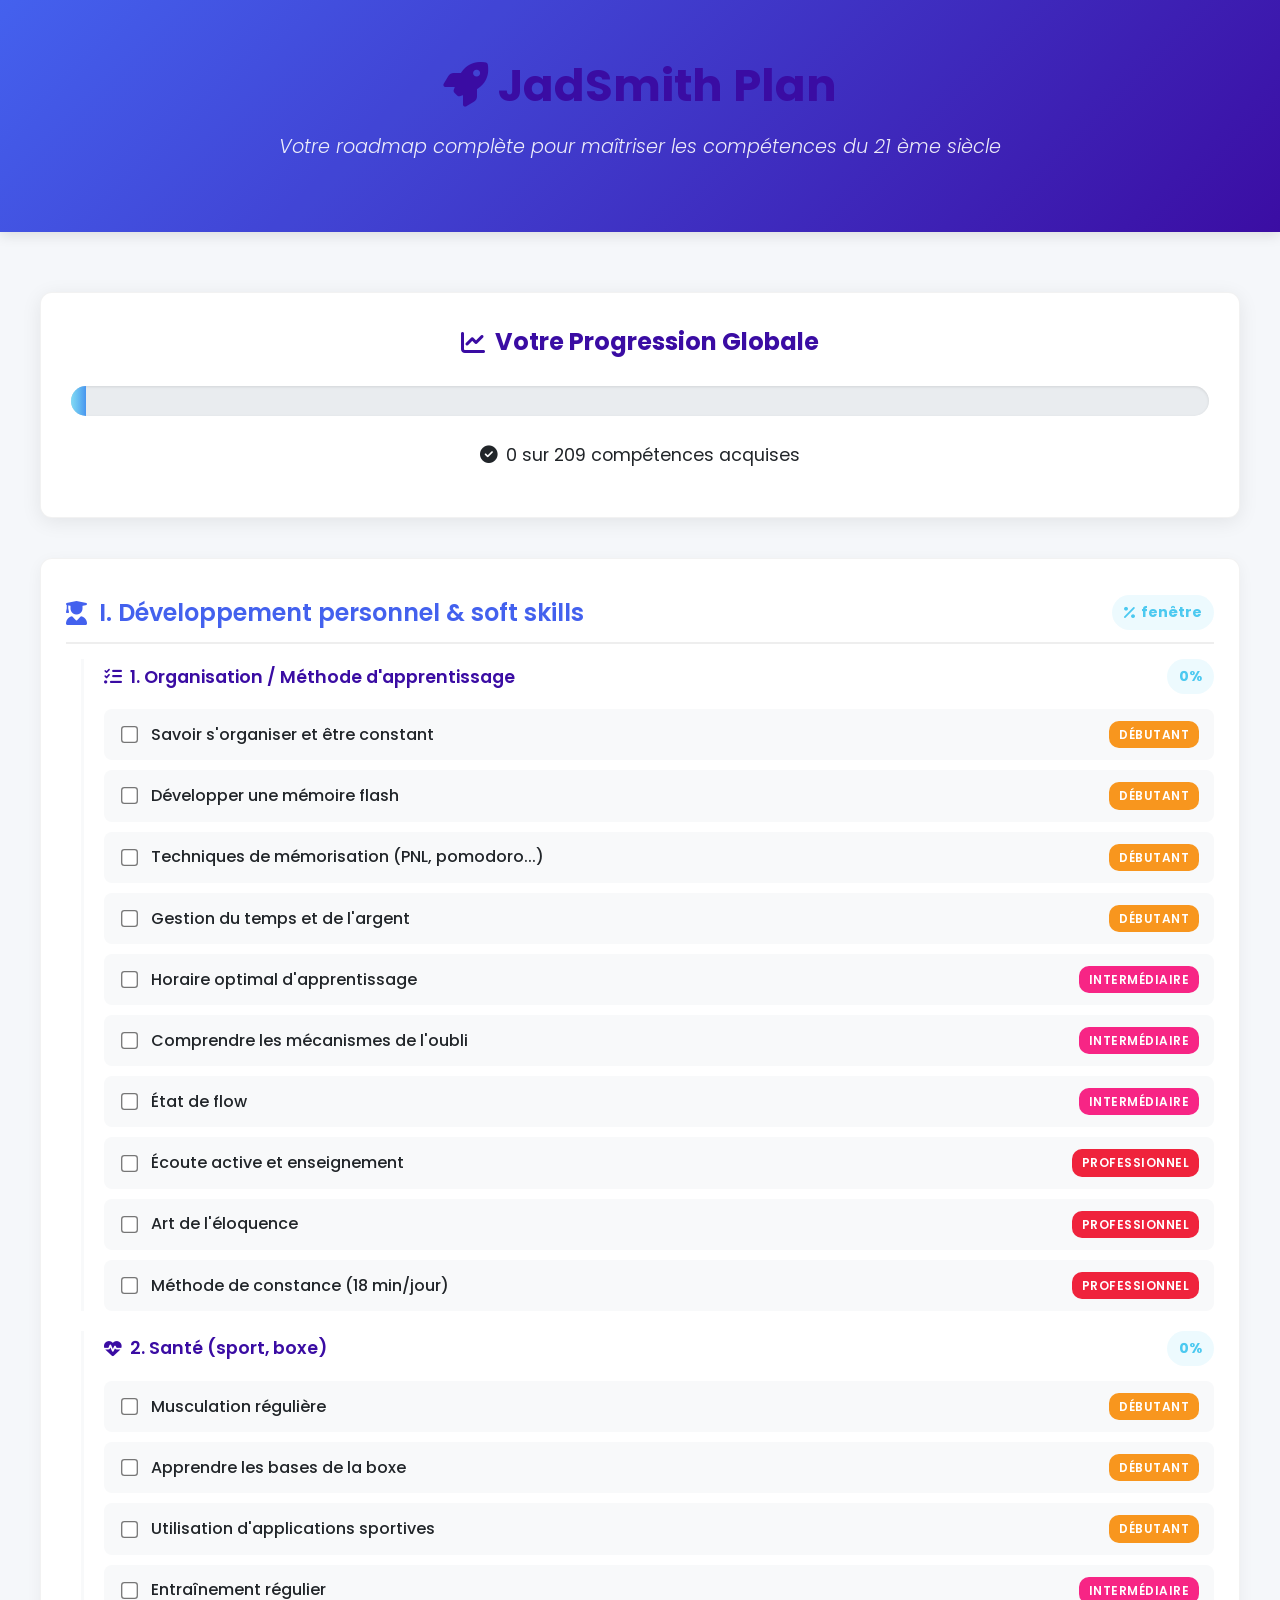
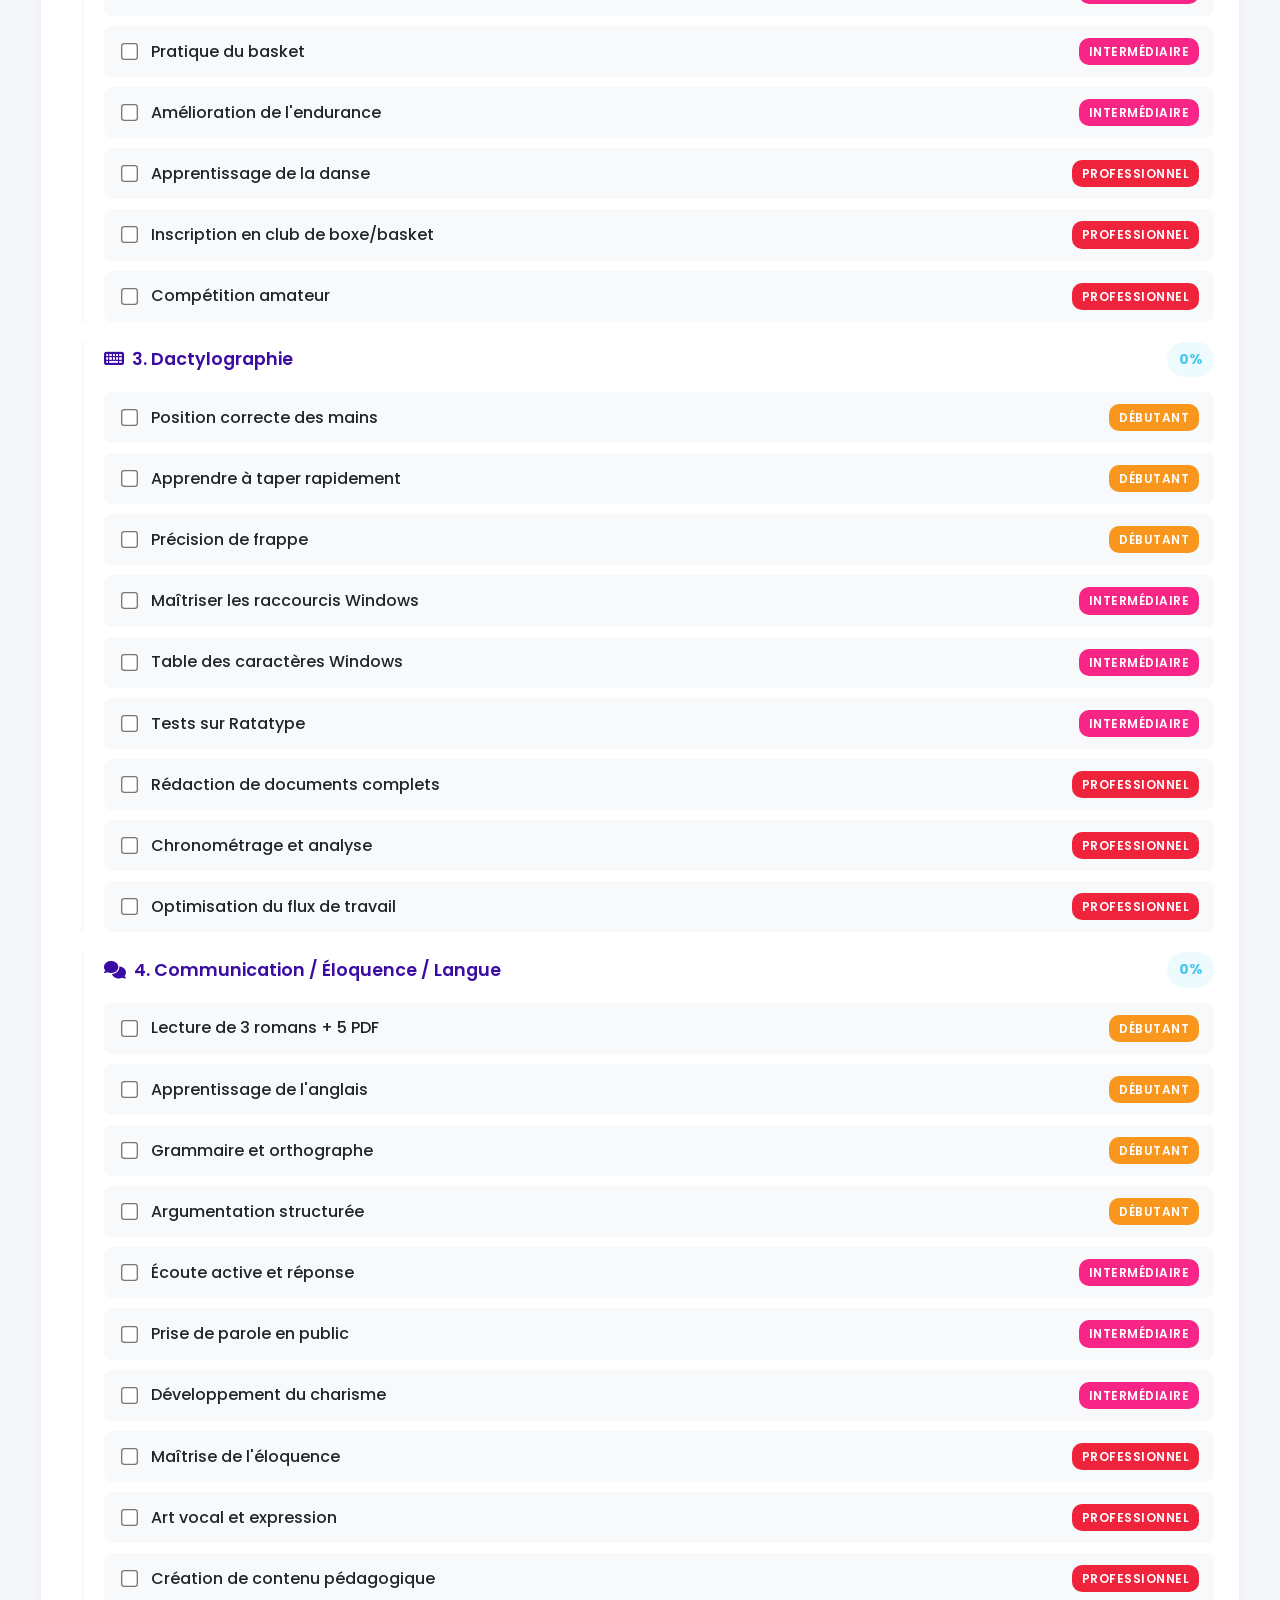
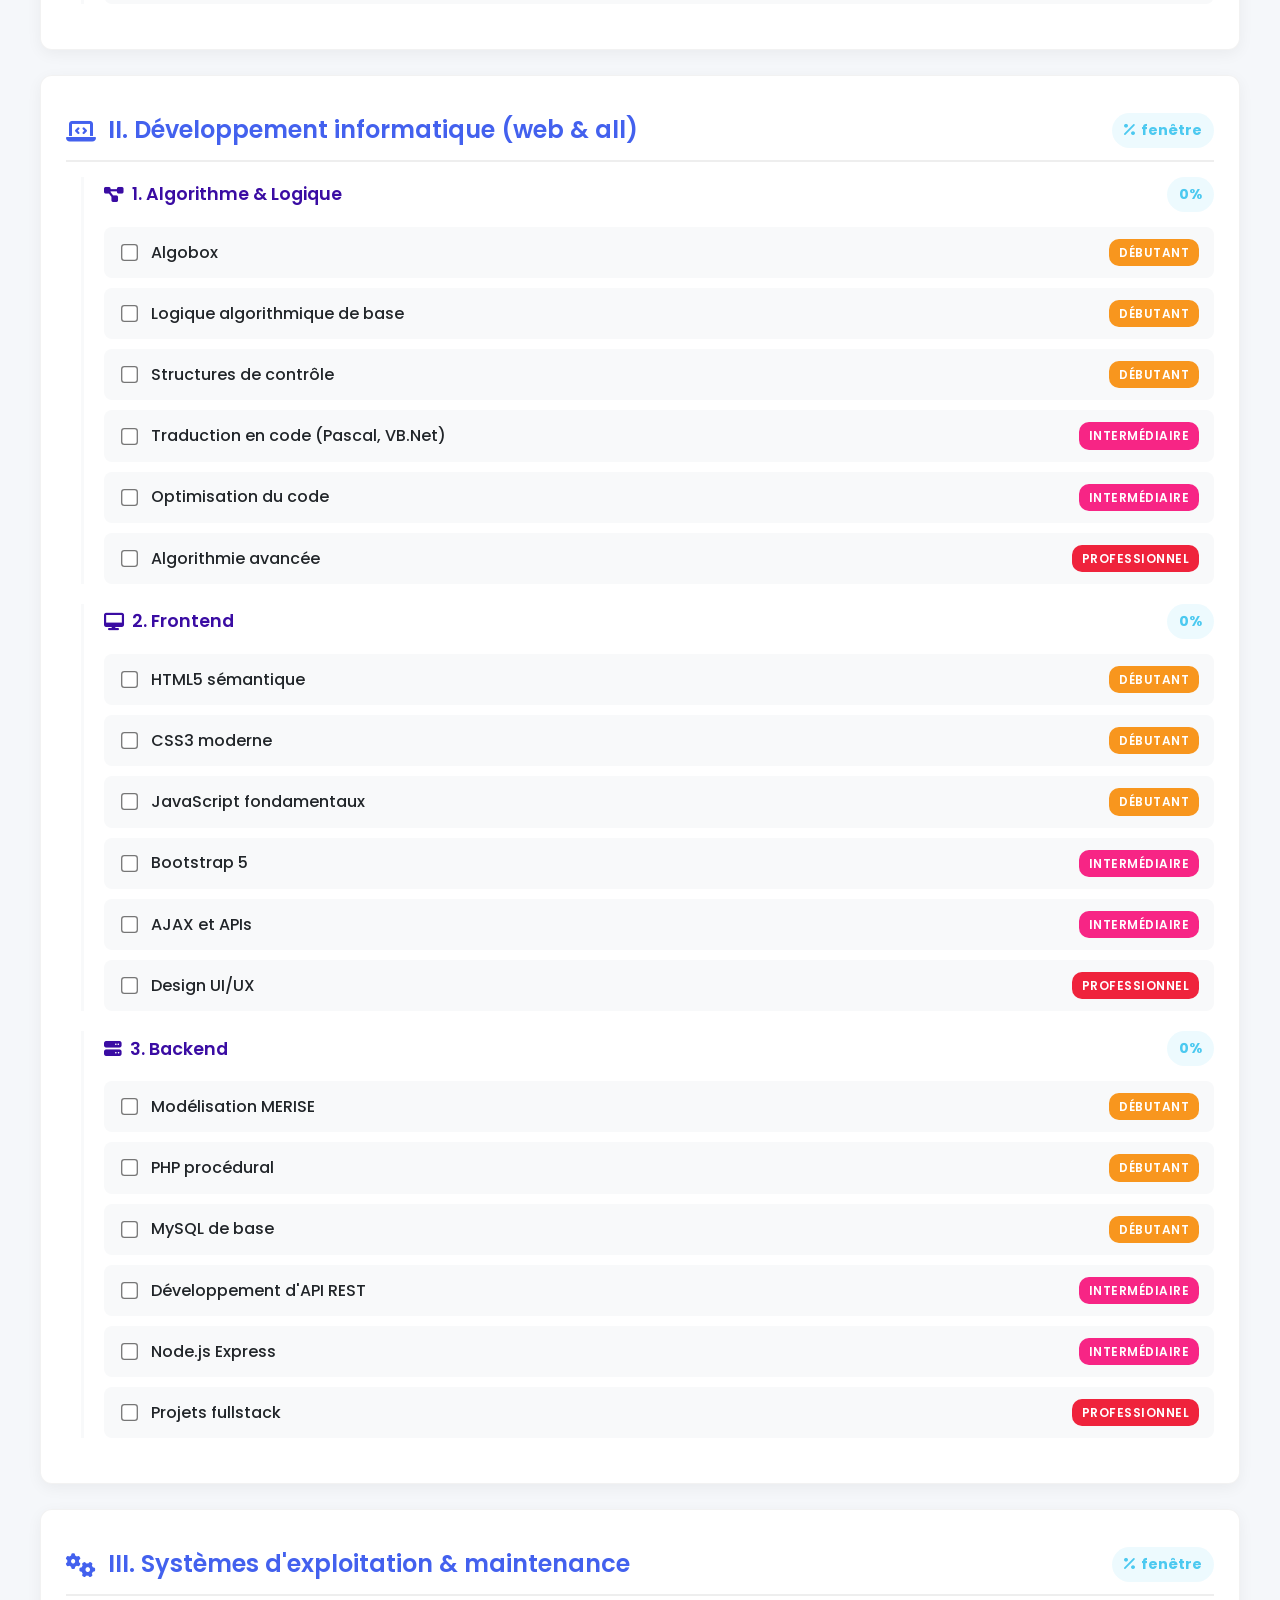
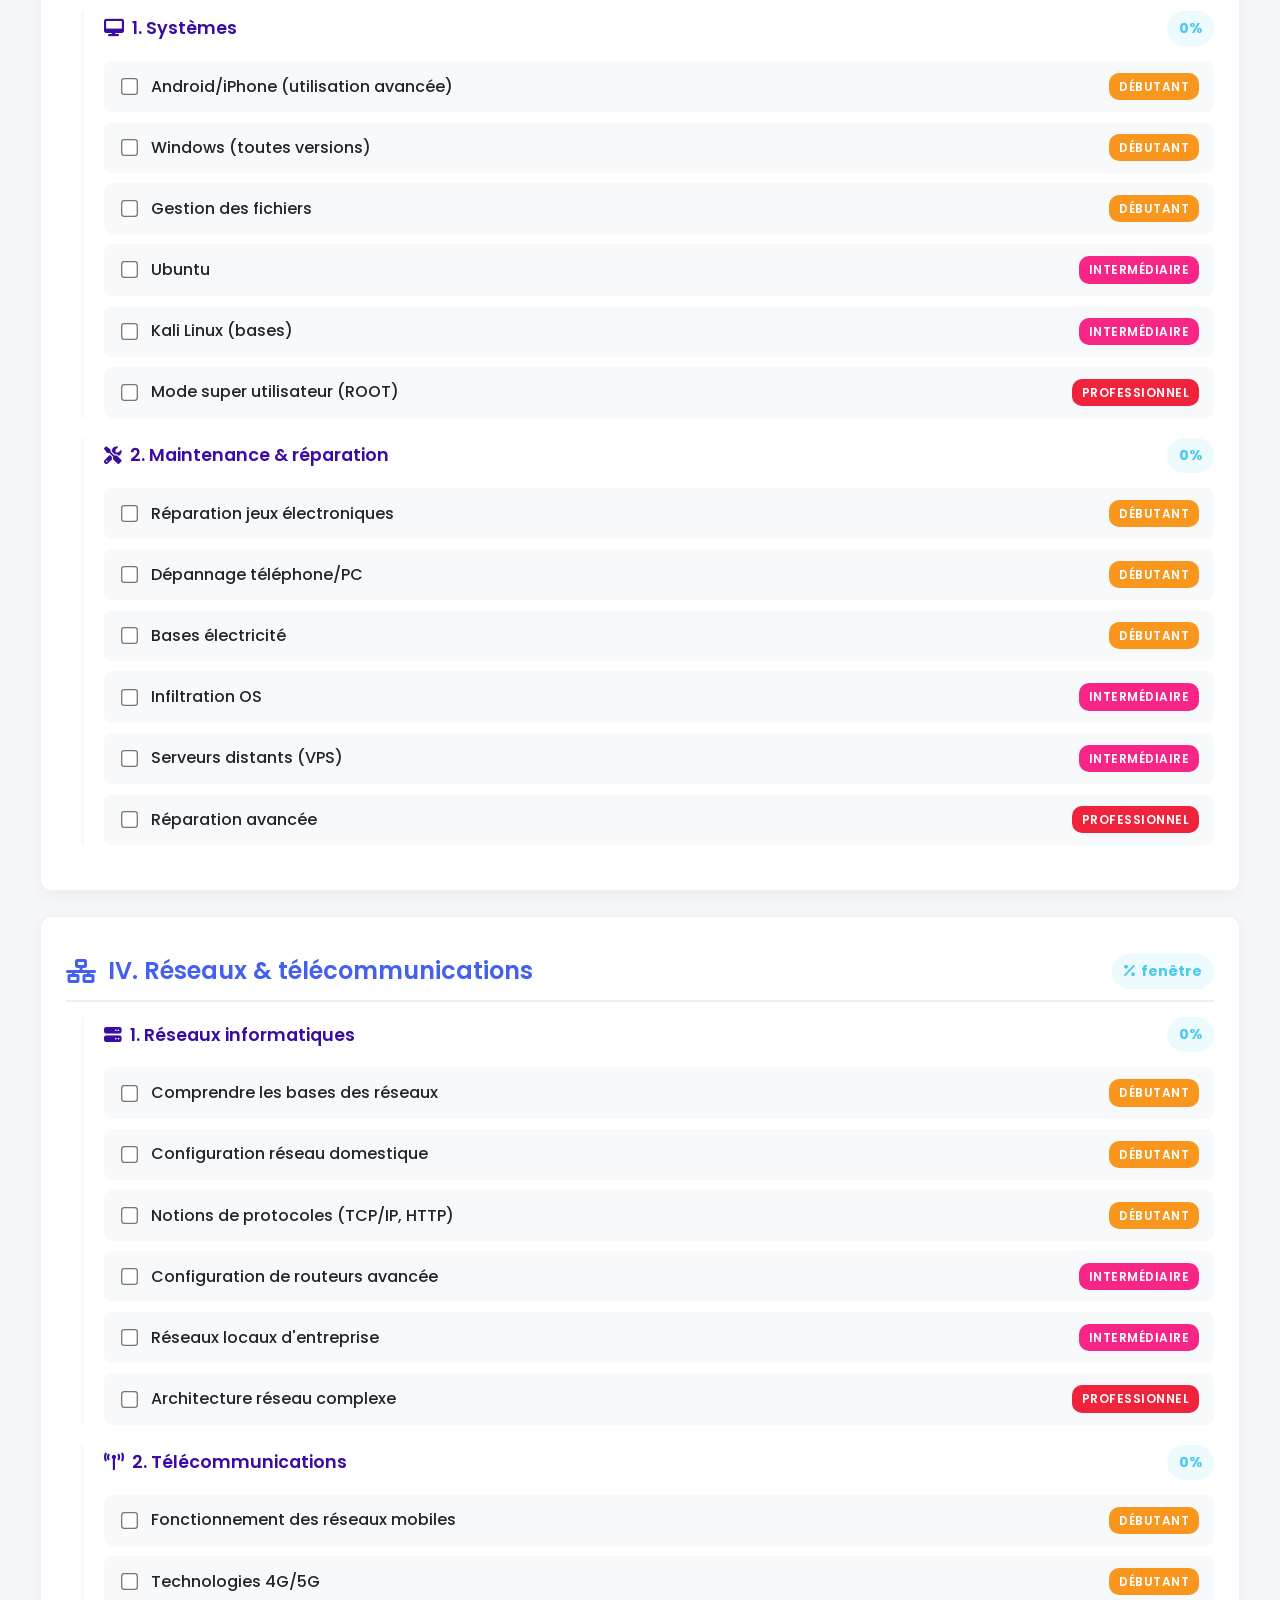
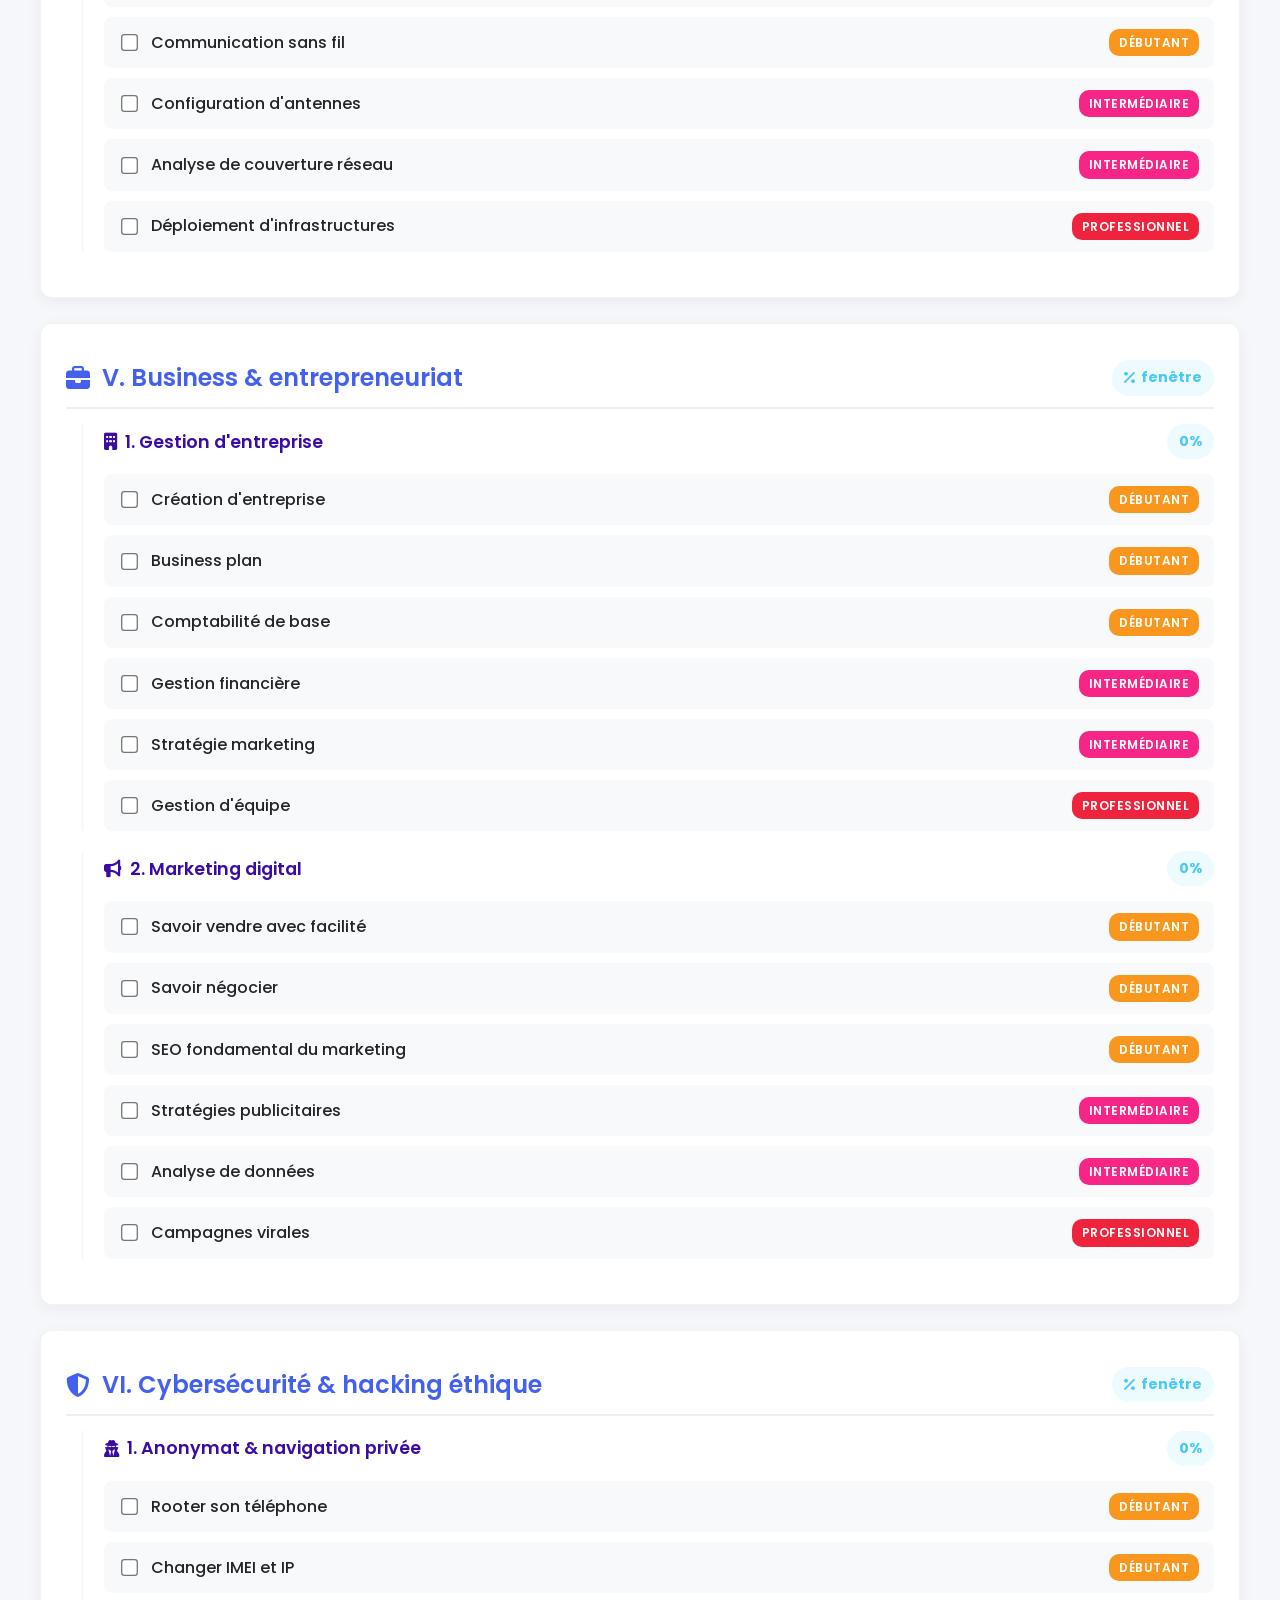
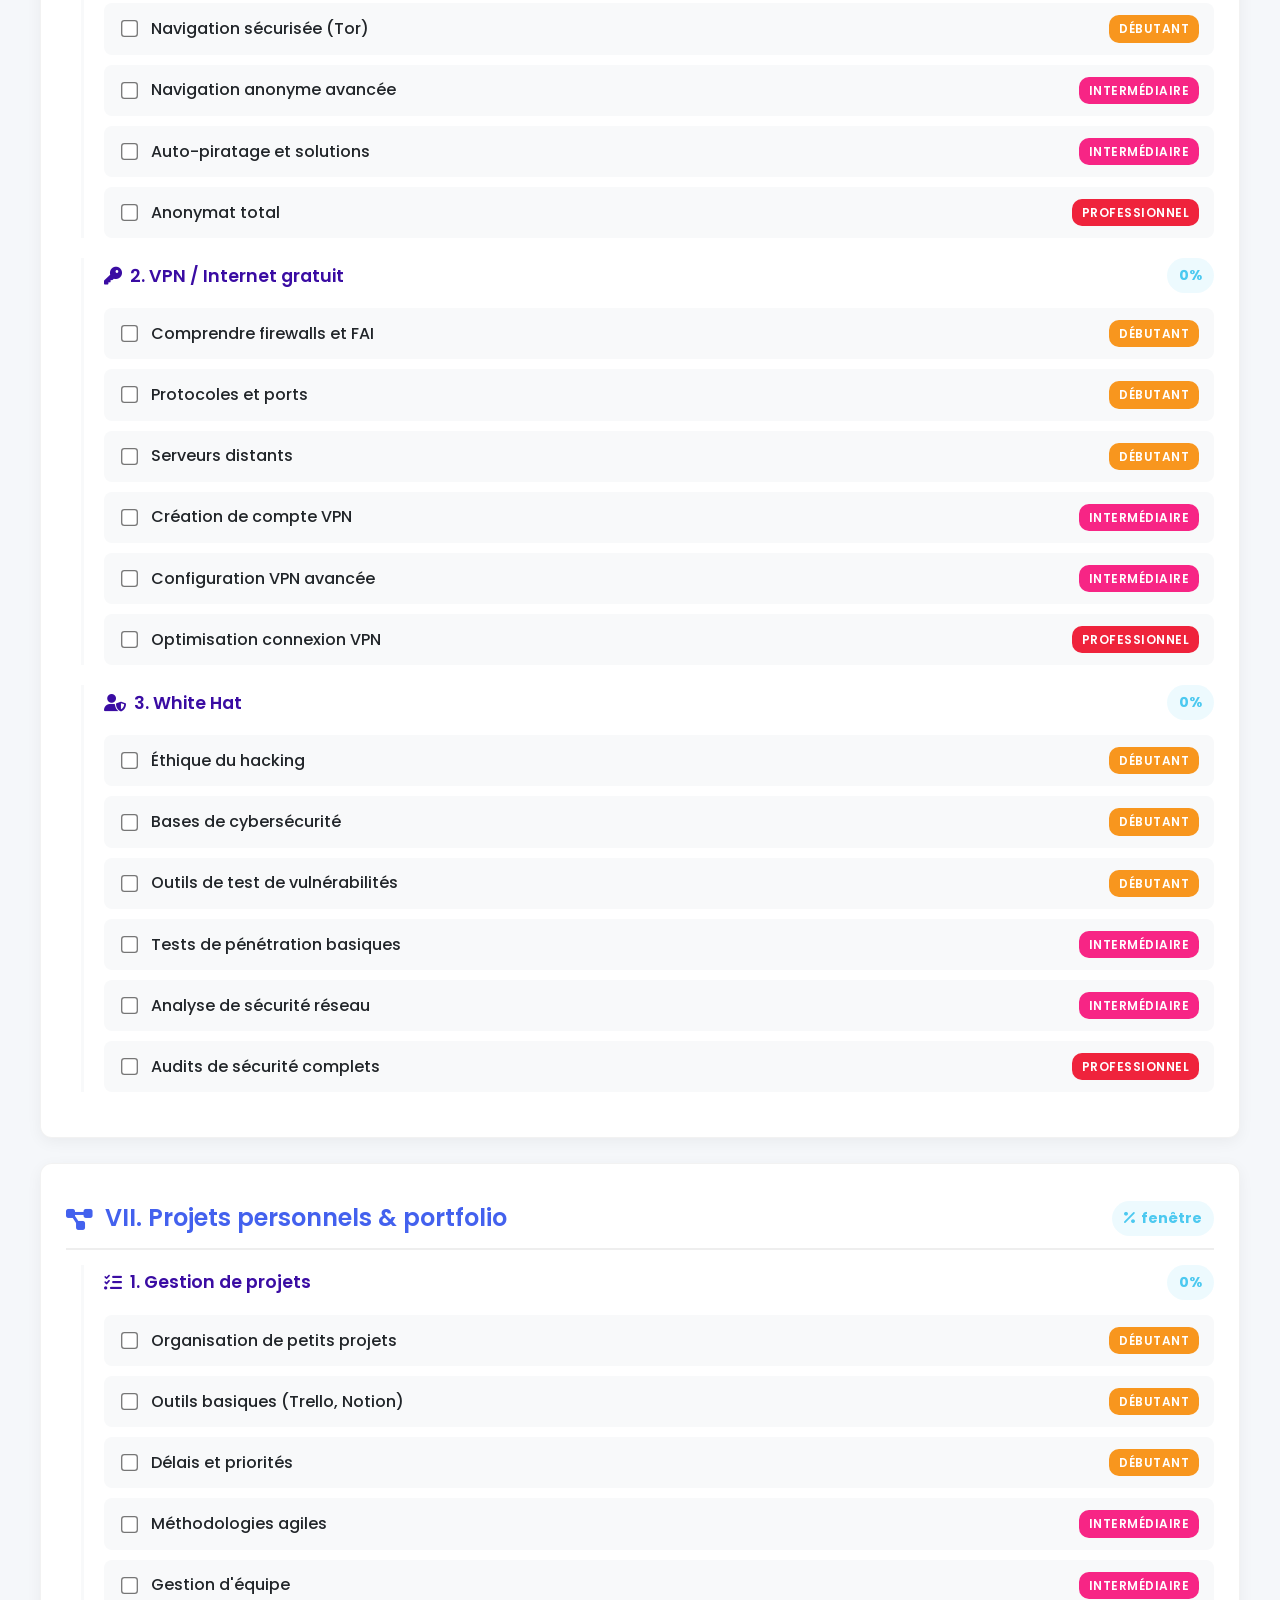
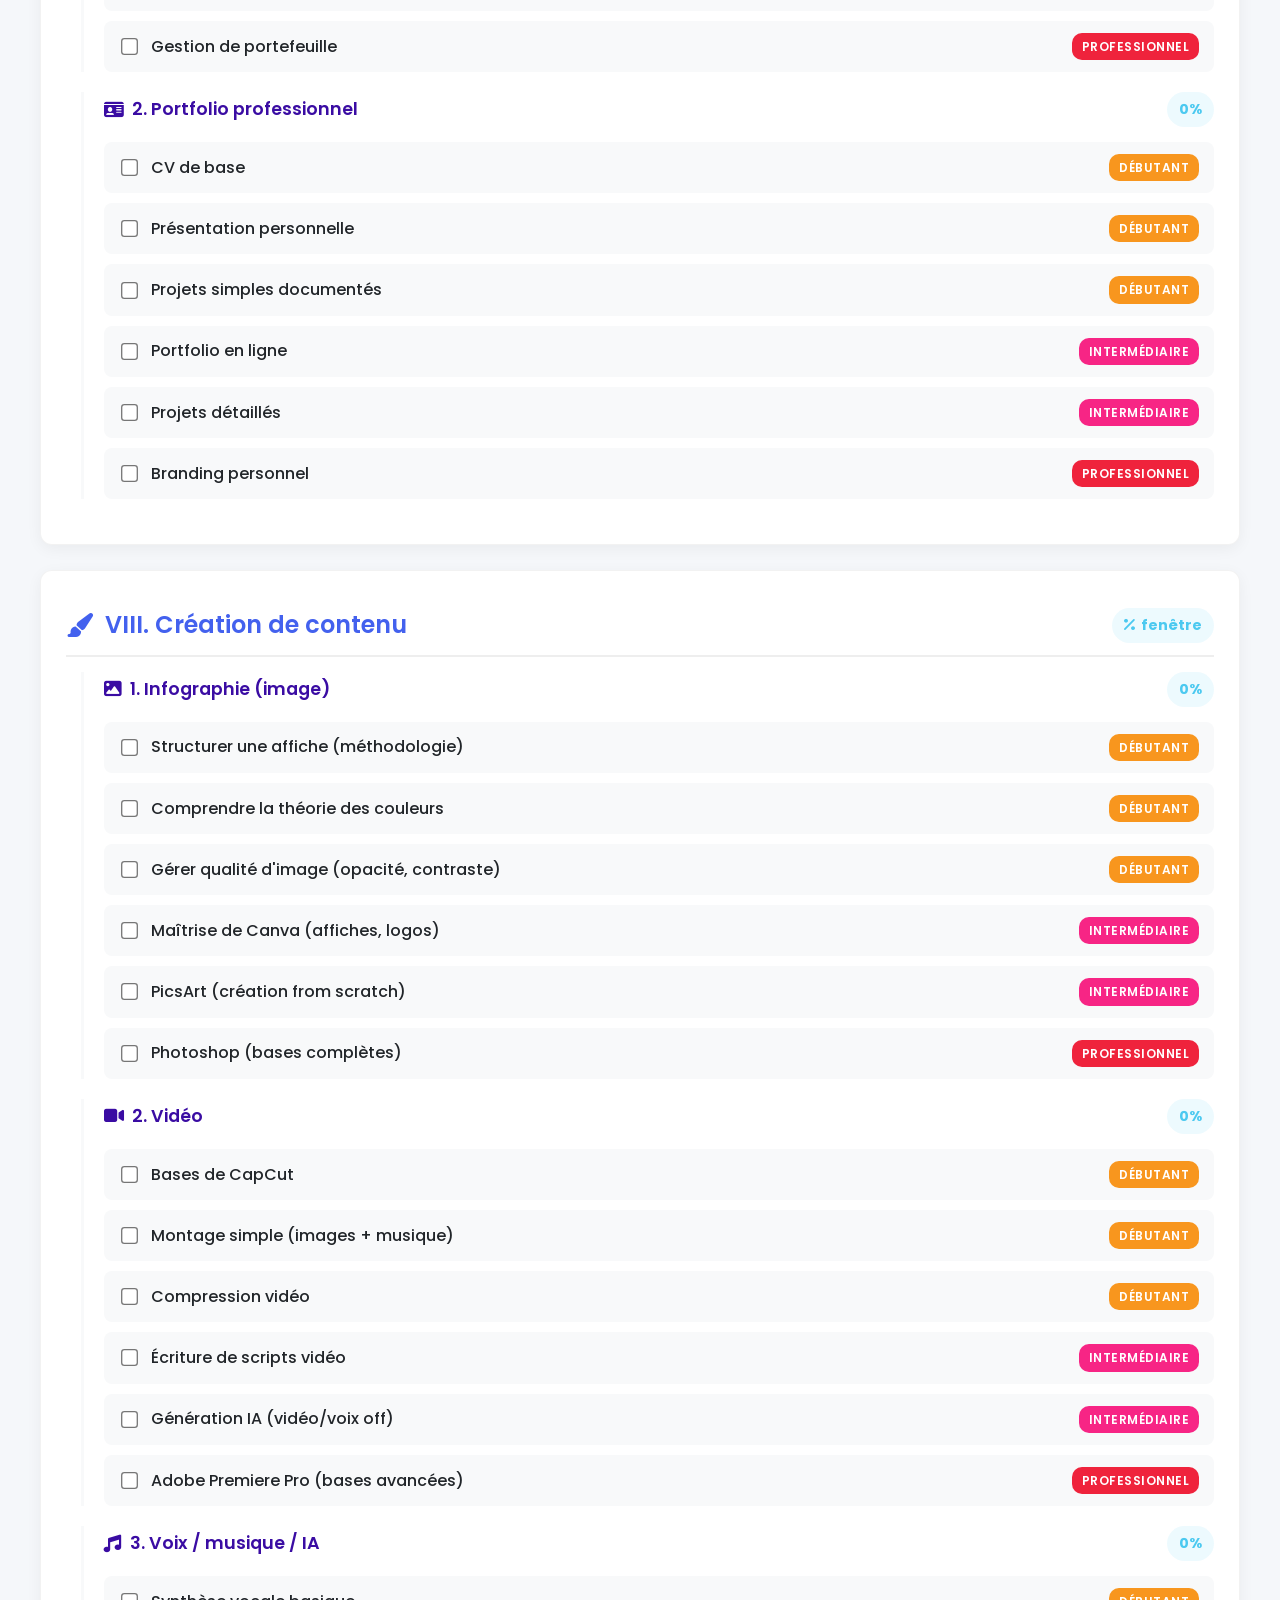
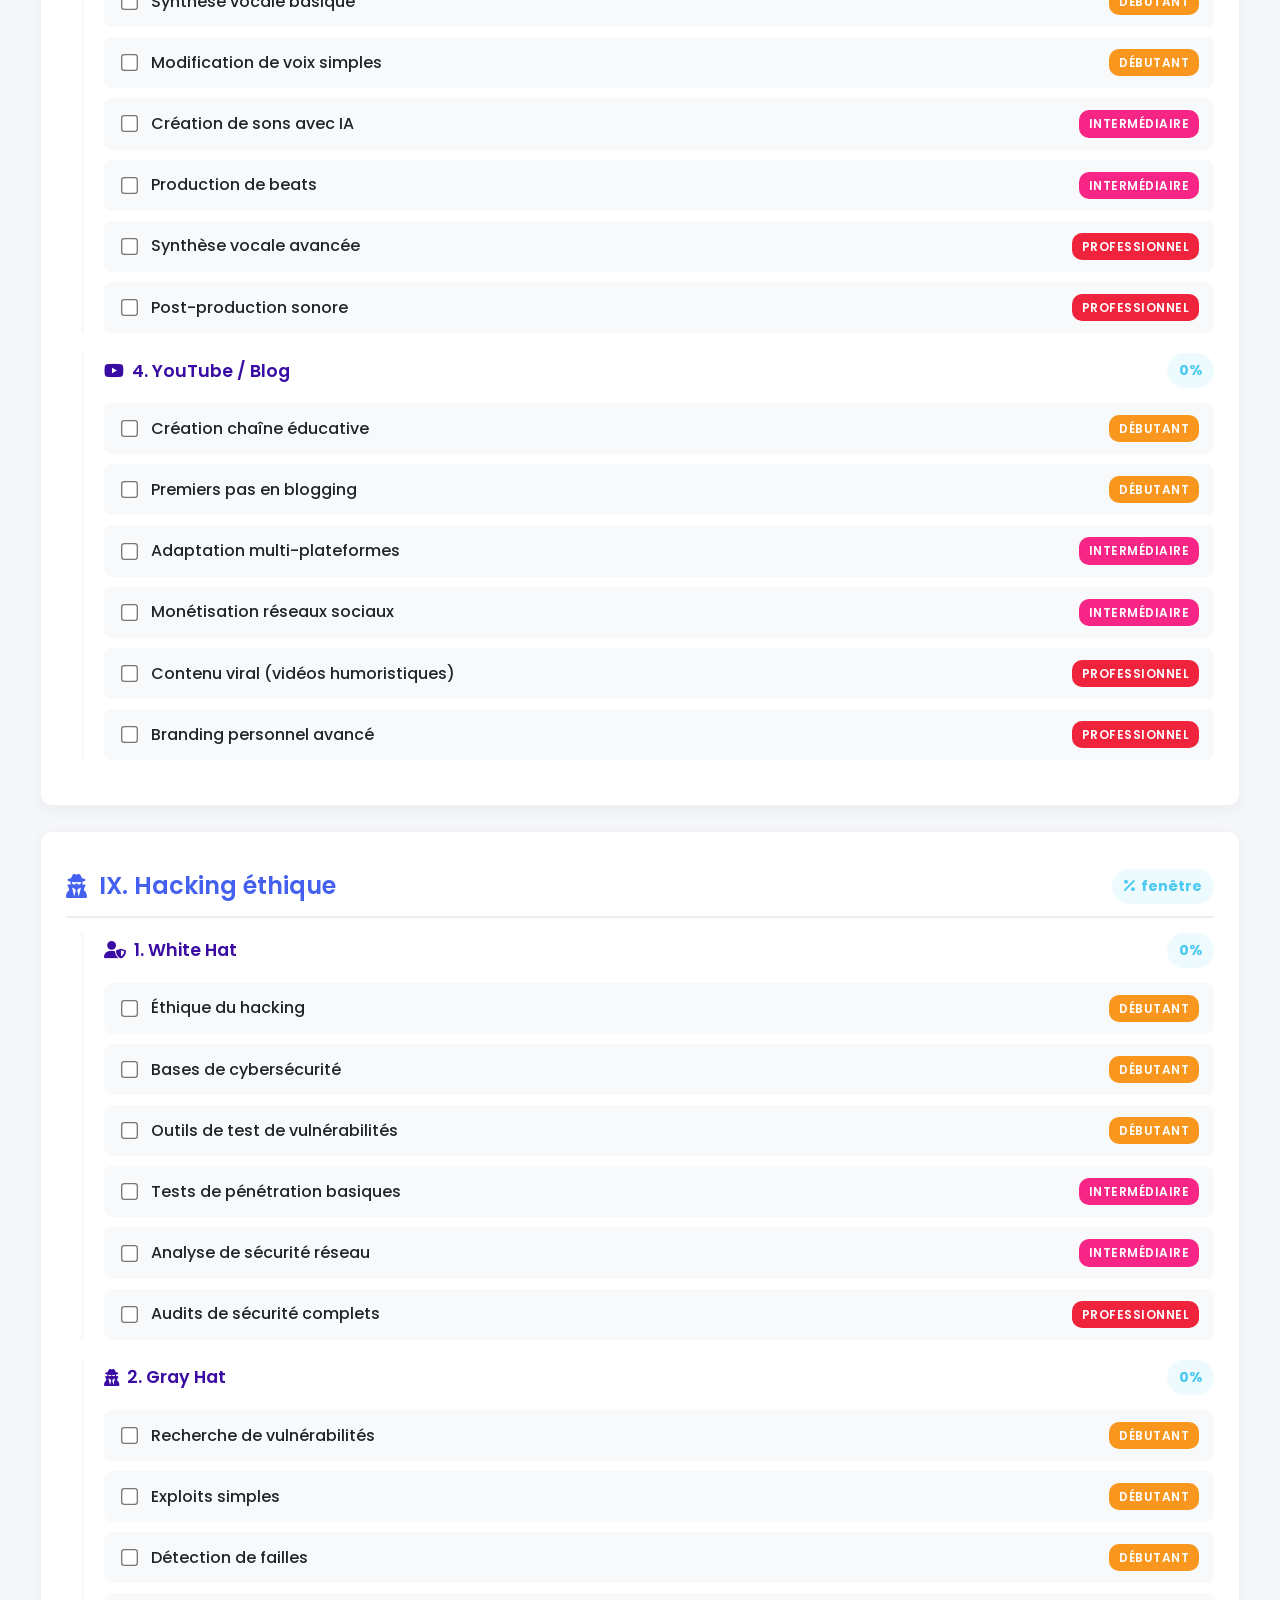
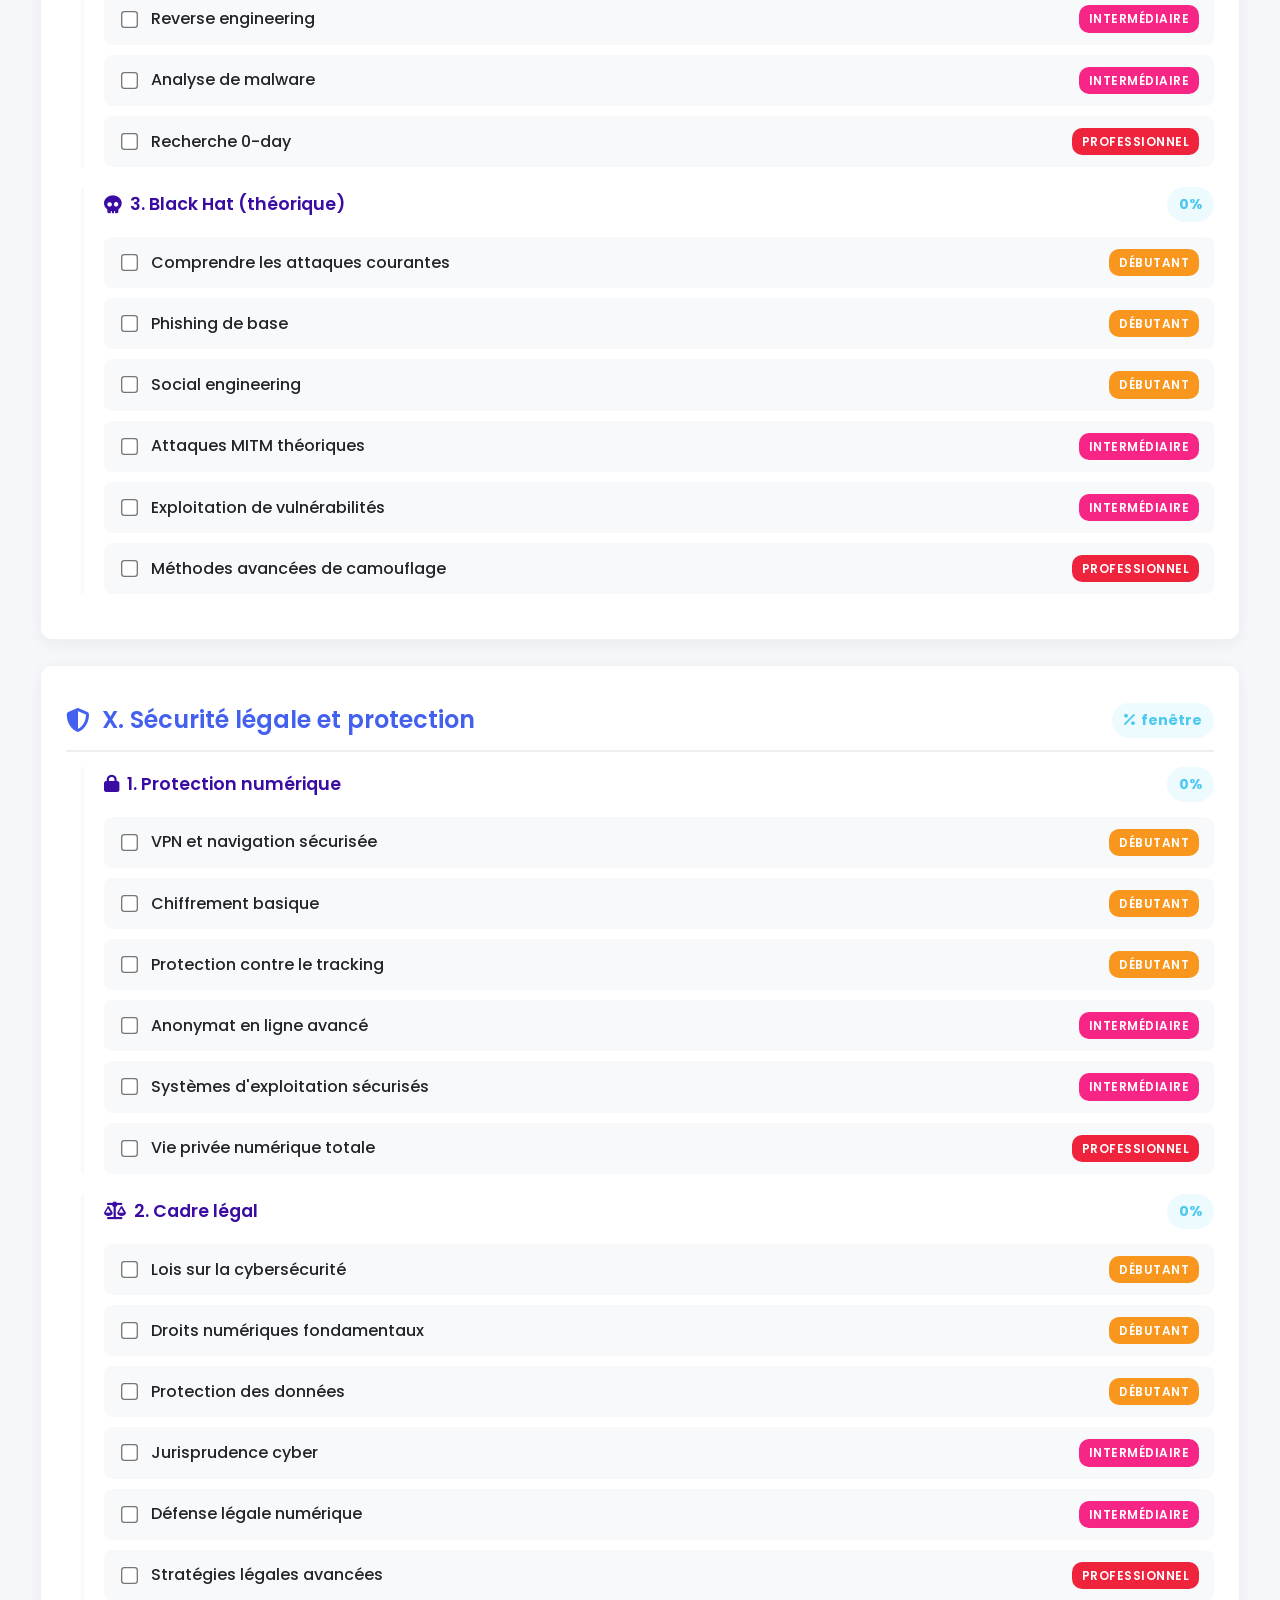
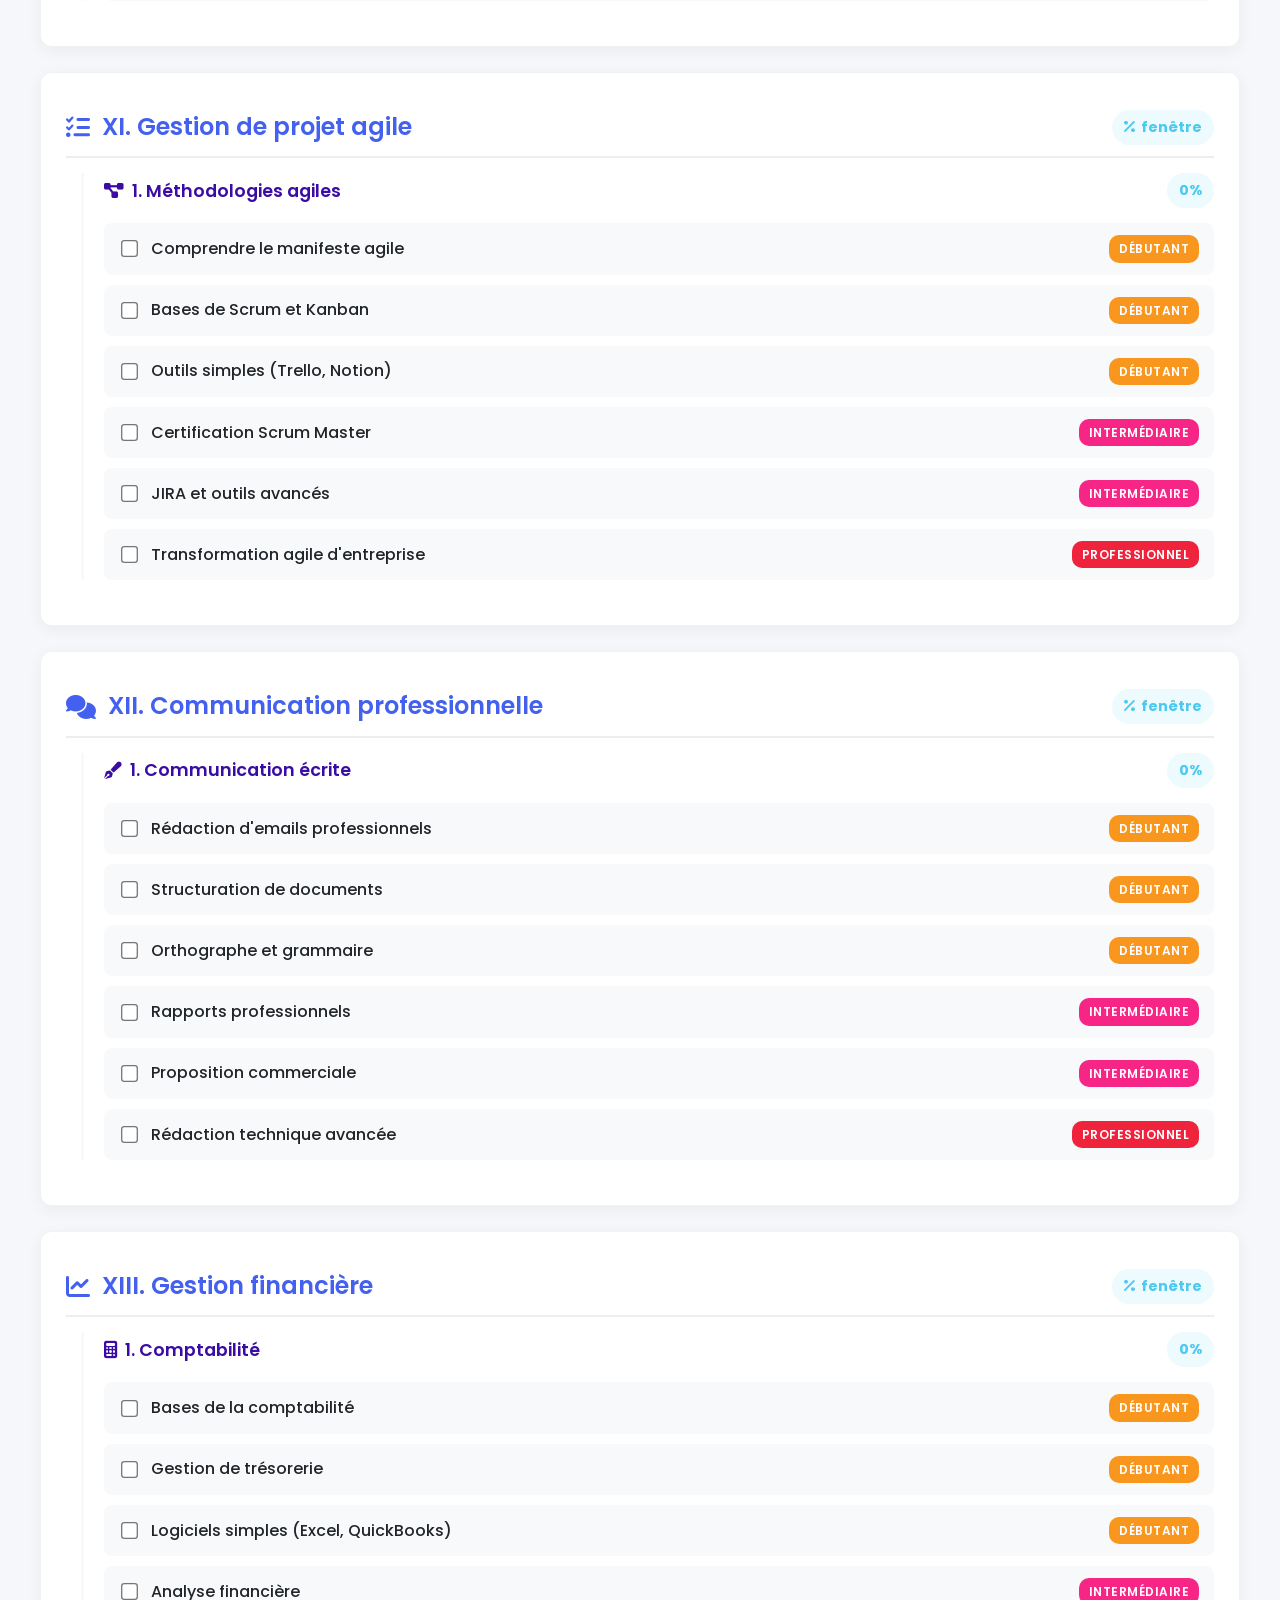
<file: deep-progres.html>
<!DOCTYPE html>
<html lang="fr">
<head>
  <meta charset="UTF-8" />
  <meta name="viewport" content="width=device-width, initial-scale=1.0" />
  <!-- Open Graph (Facebook, WhatsApp, LinkedIn...) -->
  <meta property="og:title" content="JadSmith Plan - Suivi de Progression | Développement Personnel & Professionnel" >
  <meta name="description" content="Voir comment vous évoluer en fonction des compétence acquises" >
  <meta property="og:image" content="https://ibb.co/mrrvbfWL" >
  <meta property="og:url" content="https://liferenew70.github.io/JadSmith-Plan/" >
  <meta property="og:type" content="website" >
  <meta property="og:locale" content="fr_FR" >
  <meta property="og:site_name" content="MindMap" >
  <link rel="shortcut icon" href="./icon/favicon.ico" type="image/x-icon">
  <link rel="stylesheet" href="styles.css">
  <!-- Font Awesome -->
  <link rel="stylesheet" href="https://cdnjs.cloudflare.com/ajax/libs/font-awesome/6.5.0/css/all.min.css" />
  <!-- Google Fonts -->
  <link href="https://fonts.googleapis.com/css2?family=Poppins:wght@300;400;500;600;700&display=swap" rel="stylesheet">
  <title>JadSmith Plan - Suivi de Progression</title>
  <style>
    :root {
      --primary-color: #4361ee;
      --secondary-color: #3a0ca3;
      --accent-color: #f72585;
      --light-color: #f8f9fa;
      --dark-color: #212529;
      --success-color: #4cc9f0;
      --warning-color: #f8961e;
      --danger-color: #ef233c;
      --info-color: #4895ef;
    }

    body {
      font-family: 'Poppins', sans-serif;
      line-height: 1.6;
      color: var(--dark-color);
      background-color: #f5f7fa;
      margin: 0;
      padding: 0;
    }

    .container {
      max-width: 1200px;
      margin: 0 auto;
      padding: 20px;
    }

    header {
      background: linear-gradient(135deg, var(--primary-color), var(--secondary-color));
      color: white;
      padding: 30px 0;
      text-align: center;
      margin-bottom: 40px;
      box-shadow: 0 4px 12px rgba(0,0,0,0.1);
      position: relative;
      overflow: hidden;
    }

    header::before {
      content: "";
      position: absolute;
      top: 0;
      left: 0;
      right: 0;
      bottom: 0;
      background: url('data:image/svg+xml;utf8,<svg xmlns="http://www.w3.org/2000/svg" viewBox="0 0 100 100" preserveAspectRatio="none"><path fill="rgba(255,255,255,0.05)" d="M0,0 L100,0 L100,100 L0,100 Z" /></svg>');
      opacity: 0.1;
    }

    h1 {
      margin: 0;
      font-size: 2.8rem;
      font-weight: 700;
      position: relative;
      text-decoration: none;

    }

    .subtitle {
      font-style: italic;
      opacity: 0.9;
      font-weight: 300;
      font-size: 1.2rem;
      margin-top: 10px;
    }

    .progress-summary {
      background-color: white;
      border-radius: 12px;
      padding: 30px;
      margin-bottom: 40px;
      box-shadow: 0 4px 20px rgba(0,0,0,0.08);
      text-align: center;
      transition: transform 0.3s ease;
      border: 1px solid rgba(0,0,0,0.05);
    }

    .progress-summary:hover {
      transform: translateY(-5px);
    }

    .progress-summary h2 {
      margin-top: 0;
      color: var(--secondary-color);
      display: flex;
      align-items: center;
      justify-content: center;
      gap: 10px;
    }

    .progress-bar-container {
      margin: 25px 0;
      position: relative;
    }

    .progress-bar {
      height: 30px;
      background-color: #e9ecef;
      border-radius: 15px;
      overflow: hidden;
      box-shadow: inset 0 1px 3px rgba(0,0,0,0.1);
    }

    .progress-fill {
      height: 100%;
      background: linear-gradient(90deg, var(--success-color), var(--info-color));
      width: 0%;
      transition: width 0.8s cubic-bezier(0.22, 1, 0.36, 1);
      display: flex;
      align-items: center;
      justify-content: flex-end;
      color: white;
      font-weight: bold;
      padding-right: 15px;
      font-size: 0.9rem;
      position: relative;
      overflow: hidden;
    }

    .progress-fill::after {
      content: "";
      position: absolute;
      top: 0;
      left: 0;
      right: 0;
      bottom: 0;
      background: linear-gradient(90deg, rgba(255,255,255,0.3), rgba(255,255,255,0));
      animation: shine 2s infinite;
    }

    @keyframes shine {
      0% { transform: translateX(-100%); }
      100% { transform: translateX(100%); }
    }

    #completed-stats {
      font-size: 1.1rem;
      color: var(--dark-color);
      margin-top: 15px;
      display: flex;
      align-items: center;
      justify-content: center;
      gap: 8px;
    }

    .section {
      background-color: white;
      border-radius: 12px;
      padding: 25px;
      margin-bottom: 25px;
      box-shadow: 0 4px 15px rgba(0,0,0,0.05);
      transition: all 0.3s ease;
      border: 1px solid rgba(0,0,0,0.05);
    }

    .section:hover {
      box-shadow: 0 8px 25px rgba(0,0,0,0.1);
    }

    .section-header {
      display: flex;
      justify-content: space-between;
      align-items: center;
      cursor: pointer;
      margin-bottom: 15px;
      padding: 10px 0;
    }

    .section-title {
      color: var(--primary-color);
      font-size: 1.5rem;
      margin: 0;
      display: flex;
      align-items: center;
      gap: 12px;
      font-weight: 600;
    }

    .section-progress {
      font-weight: bold;
      color: var(--success-color);
      background-color: rgba(76, 201, 240, 0.1);
      padding: 6px 12px;
      border-radius: 20px;
      font-size: 0.9rem;
      display: flex;
      align-items: center;
      gap: 5px;
    }

    .subsection {
      margin-left: 15px;
      margin-bottom: 20px;
      border-left: 3px solid var(--light-color);
      padding-left: 20px;
      transition: all 0.3s ease;
    }

    .subsection:hover {
      border-left-color: var(--info-color);
    }

    .subsection-title {
      font-weight: 600;
      color: var(--secondary-color);
      margin-bottom: 15px;
      display: flex;
      justify-content: space-between;
      align-items: center;
      font-size: 1.1rem;
    }

    .subsection-title span:first-child {
      display: flex;
      align-items: center;
      gap: 8px;
    }

    .skill-item {
      display: flex;
      align-items: center;
      margin-bottom: 10px;
      padding: 12px 15px;
      border-radius: 8px;
      transition: all 0.3s ease;
      background-color: var(--light-color);
    }

    .skill-item:hover {
      transform: translateX(5px);
      box-shadow: 0 3px 10px rgba(0,0,0,0.1);
    }

    .skill-checkbox {
      margin-right: 15px;
      cursor: pointer;
      transform: scale(1.3);
      accent-color: var(--success-color);
    }

    .skill-label {
      flex-grow: 1;
      font-weight: 500;
    }

    .skill-level {
      font-size: 0.75rem;
      padding: 4px 10px;
      border-radius: 10px;
      background-color: #e0e0e0;
      color: #555;
      font-weight: 600;
      text-transform: uppercase;
      letter-spacing: 0.5px;
    }

    .level-beginner { background-color: var(--warning-color); color: #fff; }
    .level-intermediate { background-color: var(--accent-color); color: #fff; }
    .level-professional { background-color: var(--danger-color); color: #fff; }

    .hidden {
      display: none;
    }

    footer {
      text-align: center;
      padding: 30px;
      margin-top: 50px;
      color: #6c757d;
      font-size: 0.9rem;
      background-color: white;
      border-radius: 12px;
      box-shadow: 0 -4px 15px rgba(0,0,0,0.05);
    }

    .footer-links {
      display: flex;
      justify-content: center;
      gap: 20px;
      margin-top: 15px;
    }

    .footer-links a {
      color: var(--primary-color);
      text-decoration: none;
      transition: color 0.3s;
    }

    .footer-links a:hover {
      color: var(--accent-color);
    }

    /* Animation pour les sections */
    @keyframes fadeIn {
      from { opacity: 0; transform: translateY(10px); }
      to { opacity: 1; transform: translateY(0); }
    }

    .section {
      animation: fadeIn 0.5s ease forwards;
    }

    .section:nth-child(2) { animation-delay: 0.1s; }
    .section:nth-child(3) { animation-delay: 0.2s; }
    .section:nth-child(4) { animation-delay: 0.3s; }

    /* Responsive */
    @media (max-width: 768px) {
      .container {
        padding: 15px;
      }
      
      header {
        padding: 20px 0;
      }
      
      h1 {
        font-size: 2rem;
      }
      
      .subtitle {
        font-size: 1rem;
      }
      
      .section-header {
        flex-direction: column;
        align-items: flex-start;
        gap: 10px;
      }
      
      .section-progress {
        margin-top: 5px;
        align-self: flex-start;
      }
      
      .subsection-title {
        flex-direction: column;
        align-items: flex-start;
        gap: 5px;
      }
    }
  </style>
</head>
<body>
  <header>
    <div class="container">
      <h1><i class="fas fa-rocket"></i> JadSmith Plan</h1>
      <p class="subtitle">Votre roadmap complète pour maîtriser les compétences du 21 ème siècle</p>
    </div>
  </header>

  <div class="container">
    <div class="progress-summary">
      <h2><i class="fas fa-chart-line"></i> Votre Progression Globale</h2>
      <div class="progress-bar-container">
        <div class="progress-bar">
          <div class="progress-fill" id="global-progress">0%</div>
        </div>
      </div>
      <p id="completed-stats"><i class="fas fa-check-circle"></i> 0 sur 0 compétences acquises</p>
    </div>

    <!-- Section I: Développement Personnel & Soft Skills -->
<div class="section">
  <div class="section-header" onclick="toggleSection('section1')">
    <h2 class="section-title"><i class="fas fa-user-graduate"></i> I. Développement personnel & soft skills</h2>
    <span class="section-progress" id="section1-progress"><i class="fas fa-percentage"></i> fenêtre</span>
  </div>
  
  <div id="section1-content">
    <!-- Sous-section 1 -->
    <div class="subsection">
      <div class="subsection-title">
        <span><i class="fas fa-tasks"></i> 1. Organisation / Méthode d'apprentissage</span>
        <span class="section-progress" id="subsection1-1-progress">0%</span>
      </div>
      
      <div class="skill-item">
        <input type="checkbox" class="skill-checkbox" data-section="section1" data-subsection="1" id="skill1-1-1">
        <label for="skill1-1-1" class="skill-label">Savoir s'organiser et être constant</label>
        <span class="skill-level level-beginner">Débutant</span>
      </div>
      
      <div class="skill-item">
        <input type="checkbox" class="skill-checkbox" data-section="section1" data-subsection="1" id="skill1-1-2">
        <label for="skill1-1-2" class="skill-label">Développer une mémoire flash</label>
        <span class="skill-level level-beginner">Débutant</span>
      </div>
      
      <div class="skill-item">
        <input type="checkbox" class="skill-checkbox" data-section="section1" data-subsection="1" id="skill1-1-3">
        <label for="skill1-1-3" class="skill-label">Techniques de mémorisation (PNL, pomodoro...)</label>
        <span class="skill-level level-beginner">Débutant</span>
      </div>
      
      <div class="skill-item">
        <input type="checkbox" class="skill-checkbox" data-section="section1" data-subsection="1" id="skill1-1-4">
        <label for="skill1-1-4" class="skill-label">Gestion du temps et de l'argent</label>
        <span class="skill-level level-beginner">Débutant</span>
      </div>
      
      <div class="skill-item">
        <input type="checkbox" class="skill-checkbox" data-section="section1" data-subsection="1" id="skill1-1-5">
        <label for="skill1-1-5" class="skill-label">Horaire optimal d'apprentissage</label>
        <span class="skill-level level-intermediate">Intermédiaire</span>
      </div>
      
      <div class="skill-item">
        <input type="checkbox" class="skill-checkbox" data-section="section1" data-subsection="1" id="skill1-1-6">
        <label for="skill1-1-6" class="skill-label">Comprendre les mécanismes de l'oubli</label>
        <span class="skill-level level-intermediate">Intermédiaire</span>
      </div>
      
      <div class="skill-item">
        <input type="checkbox" class="skill-checkbox" data-section="section1" data-subsection="1" id="skill1-1-7">
        <label for="skill1-1-7" class="skill-label">État de flow</label>
        <span class="skill-level level-intermediate">Intermédiaire</span>
      </div>
      
      <div class="skill-item">
        <input type="checkbox" class="skill-checkbox" data-section="section1" data-subsection="1" id="skill1-1-8">
        <label for="skill1-1-8" class="skill-label">Écoute active et enseignement</label>
        <span class="skill-level level-professional">Professionnel</span>
      </div>
      
      <div class="skill-item">
        <input type="checkbox" class="skill-checkbox" data-section="section1" data-subsection="1" id="skill1-1-9">
        <label for="skill1-1-9" class="skill-label">Art de l'éloquence</label>
        <span class="skill-level level-professional">Professionnel</span>
      </div>
      
      <div class="skill-item">
        <input type="checkbox" class="skill-checkbox" data-section="section1" data-subsection="1" id="skill1-1-10">
        <label for="skill1-1-10" class="skill-label">Méthode de constance (18 min/jour)</label>
        <span class="skill-level level-professional">Professionnel</span>
      </div>
    </div>
    
    <!-- Sous-section 2 -->
    <div class="subsection">
      <div class="subsection-title">
        <span><i class="fas fa-heartbeat"></i> 2. Santé (sport, boxe)</span>
        <span class="section-progress" id="subsection1-2-progress">0%</span>
      </div>
      
      <div class="skill-item">
        <input type="checkbox" class="skill-checkbox" data-section="section1" data-subsection="2" id="skill1-2-1">
        <label for="skill1-2-1" class="skill-label">Musculation régulière</label>
        <span class="skill-level level-beginner">Débutant</span>
      </div>
      
      <div class="skill-item">
        <input type="checkbox" class="skill-checkbox" data-section="section1" data-subsection="2" id="skill1-2-2">
        <label for="skill1-2-2" class="skill-label">Apprendre les bases de la boxe</label>
        <span class="skill-level level-beginner">Débutant</span>
      </div>
      
      <div class="skill-item">
        <input type="checkbox" class="skill-checkbox" data-section="section1" data-subsection="2" id="skill1-2-3">
        <label for="skill1-2-3" class="skill-label">Utilisation d'applications sportives</label>
        <span class="skill-level level-beginner">Débutant</span>
      </div>
      
      <div class="skill-item">
        <input type="checkbox" class="skill-checkbox" data-section="section1" data-subsection="2" id="skill1-2-4">
        <label for="skill1-2-4" class="skill-label">Entraînement régulier</label>
        <span class="skill-level level-intermediate">Intermédiaire</span>
      </div>
      
      <div class="skill-item">
        <input type="checkbox" class="skill-checkbox" data-section="section1" data-subsection="2" id="skill1-2-5">
        <label for="skill1-2-5" class="skill-label">Pratique du basket</label>
        <span class="skill-level level-intermediate">Intermédiaire</span>
      </div>
      
      <div class="skill-item">
        <input type="checkbox" class="skill-checkbox" data-section="section1" data-subsection="2" id="skill1-2-6">
        <label for="skill1-2-6" class="skill-label">Amélioration de l'endurance</label>
        <span class="skill-level level-intermediate">Intermédiaire</span>
      </div>
      
      <div class="skill-item">
        <input type="checkbox" class="skill-checkbox" data-section="section1" data-subsection="2" id="skill1-2-7">
        <label for="skill1-2-7" class="skill-label">Apprentissage de la danse</label>
        <span class="skill-level level-professional">Professionnel</span>
      </div>
      
      <div class="skill-item">
        <input type="checkbox" class="skill-checkbox" data-section="section1" data-subsection="2" id="skill1-2-8">
        <label for="skill1-2-8" class="skill-label">Inscription en club de boxe/basket</label>
        <span class="skill-level level-professional">Professionnel</span>
      </div>
      
      <div class="skill-item">
        <input type="checkbox" class="skill-checkbox" data-section="section1" data-subsection="2" id="skill1-2-9">
        <label for="skill1-2-9" class="skill-label">Compétition amateur</label>
        <span class="skill-level level-professional">Professionnel</span>
      </div>
    </div>
    
    <!-- Sous-section 3 -->
    <div class="subsection">
      <div class="subsection-title">
        <span><i class="fas fa-keyboard"></i> 3. Dactylographie</span>
        <span class="section-progress" id="subsection1-3-progress">0%</span>
      </div>
      
      <div class="skill-item">
        <input type="checkbox" class="skill-checkbox" data-section="section1" data-subsection="3" id="skill1-3-1">
        <label for="skill1-3-1" class="skill-label">Position correcte des mains</label>
        <span class="skill-level level-beginner">Débutant</span>
      </div>
      
      <div class="skill-item">
        <input type="checkbox" class="skill-checkbox" data-section="section1" data-subsection="3" id="skill1-3-2">
        <label for="skill1-3-2" class="skill-label">Apprendre à taper rapidement</label>
        <span class="skill-level level-beginner">Débutant</span>
      </div>
      
      <div class="skill-item">
        <input type="checkbox" class="skill-checkbox" data-section="section1" data-subsection="3" id="skill1-3-3">
        <label for="skill1-3-3" class="skill-label">Précision de frappe</label>
        <span class="skill-level level-beginner">Débutant</span>
      </div>
      
      <div class="skill-item">
        <input type="checkbox" class="skill-checkbox" data-section="section1" data-subsection="3" id="skill1-3-4">
        <label for="skill1-3-4" class="skill-label">Maîtriser les raccourcis Windows</label>
        <span class="skill-level level-intermediate">Intermédiaire</span>
      </div>
      
      <div class="skill-item">
        <input type="checkbox" class="skill-checkbox" data-section="section1" data-subsection="3" id="skill1-3-5">
        <label for="skill1-3-5" class="skill-label">Table des caractères Windows</label>
        <span class="skill-level level-intermediate">Intermédiaire</span>
      </div>
      
      <div class="skill-item">
        <input type="checkbox" class="skill-checkbox" data-section="section1" data-subsection="3" id="skill1-3-6">
        <label for="skill1-3-6" class="skill-label">Tests sur Ratatype</label>
        <span class="skill-level level-intermediate">Intermédiaire</span>
      </div>
      
      <div class="skill-item">
        <input type="checkbox" class="skill-checkbox" data-section="section1" data-subsection="3" id="skill1-3-7">
        <label for="skill1-3-7" class="skill-label">Rédaction de documents complets</label>
        <span class="skill-level level-professional">Professionnel</span>
      </div>
      
      <div class="skill-item">
        <input type="checkbox" class="skill-checkbox" data-section="section1" data-subsection="3" id="skill1-3-8">
        <label for="skill1-3-8" class="skill-label">Chronométrage et analyse</label>
        <span class="skill-level level-professional">Professionnel</span>
      </div>
      
      <div class="skill-item">
        <input type="checkbox" class="skill-checkbox" data-section="section1" data-subsection="3" id="skill1-3-9">
        <label for="skill1-3-9" class="skill-label">Optimisation du flux de travail</label>
        <span class="skill-level level-professional">Professionnel</span>
      </div>
    </div>
    
    <!-- Sous-section 4 -->
    <div class="subsection">
      <div class="subsection-title">
        <span><i class="fas fa-comments"></i> 4. Communication / Éloquence / Langue</span>
        <span class="section-progress" id="subsection1-4-progress">0%</span>
      </div>
      
      <div class="skill-item">
        <input type="checkbox" class="skill-checkbox" data-section="section1" data-subsection="4" id="skill1-4-1">
        <label for="skill1-4-1" class="skill-label">Lecture de 3 romans + 5 PDF</label>
        <span class="skill-level level-beginner">Débutant</span>
      </div>
      
      <div class="skill-item">
        <input type="checkbox" class="skill-checkbox" data-section="section1" data-subsection="4" id="skill1-4-2">
        <label for="skill1-4-2" class="skill-label">Apprentissage de l'anglais</label>
        <span class="skill-level level-beginner">Débutant</span>
      </div>
      
      <div class="skill-item">
        <input type="checkbox" class="skill-checkbox" data-section="section1" data-subsection="4" id="skill1-4-3">
        <label for="skill1-4-3" class="skill-label">Grammaire et orthographe</label>
        <span class="skill-level level-beginner">Débutant</span>
      </div>
      
      <div class="skill-item">
        <input type="checkbox" class="skill-checkbox" data-section="section1" data-subsection="4" id="skill1-4-4">
        <label for="skill1-4-4" class="skill-label">Argumentation structurée</label>
        <span class="skill-level level-beginner">Débutant</span>
      </div>
      
      <div class="skill-item">
        <input type="checkbox" class="skill-checkbox" data-section="section1" data-subsection="4" id="skill1-4-5">
        <label for="skill1-4-5" class="skill-label">Écoute active et réponse</label>
        <span class="skill-level level-intermediate">Intermédiaire</span>
      </div>
      
      <div class="skill-item">
        <input type="checkbox" class="skill-checkbox" data-section="section1" data-subsection="4" id="skill1-4-6">
        <label for="skill1-4-6" class="skill-label">Prise de parole en public</label>
        <span class="skill-level level-intermediate">Intermédiaire</span>
      </div>
      
      <div class="skill-item">
        <input type="checkbox" class="skill-checkbox" data-section="section1" data-subsection="4" id="skill1-4-7">
        <label for="skill1-4-7" class="skill-label">Développement du charisme</label>
        <span class="skill-level level-intermediate">Intermédiaire</span>
      </div>
      
      <div class="skill-item">
        <input type="checkbox" class="skill-checkbox" data-section="section1" data-subsection="4" id="skill1-4-8">
        <label for="skill1-4-8" class="skill-label">Maîtrise de l'éloquence</label>
        <span class="skill-level level-professional">Professionnel</span>
      </div>
      
      <div class="skill-item">
        <input type="checkbox" class="skill-checkbox" data-section="section1" data-subsection="4" id="skill1-4-9">
        <label for="skill1-4-9" class="skill-label">Art vocal et expression</label>
        <span class="skill-level level-professional">Professionnel</span>
      </div>
      
      <div class="skill-item">
        <input type="checkbox" class="skill-checkbox" data-section="section1" data-subsection="4" id="skill1-4-10">
        <label for="skill1-4-10" class="skill-label">Création de contenu pédagogique</label>
        <span class="skill-level level-professional">Professionnel</span>
      </div>
    </div>
  </div>
</div>

    
    <!-- Section II: Développement informatique (web & all) -->
<div class="section">
  <div class="section-header" onclick="toggleSection('section2')">
    <h2 class="section-title"><i class="fas fa-laptop-code"></i> II. Développement informatique (web & all)</h2>
    <span class="section-progress" id="section2-progress"><i class="fas fa-percentage"></i> fenêtre</span>
  </div>
  
  <div id="section2-content">
    <!-- Sous-section 1 -->
    <div class="subsection">
      <div class="subsection-title">
        <span><i class="fas fa-project-diagram"></i> 1. Algorithme & Logique</span>
        <span class="section-progress" id="subsection2-1-progress">0%</span>
      </div>
      
      <div class="skill-item">
        <input type="checkbox" class="skill-checkbox" data-section="section2" data-subsection="1" id="skill2-1-1">
        <label for="skill2-1-1" class="skill-label">Algobox</label>
        <span class="skill-level level-beginner">Débutant</span>
      </div>
      
      <div class="skill-item">
        <input type="checkbox" class="skill-checkbox" data-section="section2" data-subsection="1" id="skill2-1-2">
        <label for="skill2-1-2" class="skill-label">Logique algorithmique de base</label>
        <span class="skill-level level-beginner">Débutant</span>
      </div>
      
      <div class="skill-item">
        <input type="checkbox" class="skill-checkbox" data-section="section2" data-subsection="1" id="skill2-1-3">
        <label for="skill2-1-3" class="skill-label">Structures de contrôle</label>
        <span class="skill-level level-beginner">Débutant</span>
      </div>
      
      <div class="skill-item">
        <input type="checkbox" class="skill-checkbox" data-section="section2" data-subsection="1" id="skill2-1-4">
        <label for="skill2-1-4" class="skill-label">Traduction en code (Pascal, VB.Net)</label>
        <span class="skill-level level-intermediate">Intermédiaire</span>
      </div>
      
      <div class="skill-item">
        <input type="checkbox" class="skill-checkbox" data-section="section2" data-subsection="1" id="skill2-1-5">
        <label for="skill2-1-5" class="skill-label">Optimisation du code</label>
        <span class="skill-level level-intermediate">Intermédiaire</span>
      </div>
      
      <div class="skill-item">
        <input type="checkbox" class="skill-checkbox" data-section="section2" data-subsection="1" id="skill2-1-6">
        <label for="skill2-1-6" class="skill-label">Algorithmie avancée</label>
        <span class="skill-level level-professional">Professionnel</span>
      </div>
    </div>
    
    <!-- Sous-section 2 -->
    <div class="subsection">
      <div class="subsection-title">
        <span><i class="fas fa-desktop"></i> 2. Frontend</span>
        <span class="section-progress" id="subsection2-2-progress">0%</span>
      </div>
      
      <div class="skill-item">
        <input type="checkbox" class="skill-checkbox" data-section="section2" data-subsection="2" id="skill2-2-1">
        <label for="skill2-2-1" class="skill-label">HTML5 sémantique</label>
        <span class="skill-level level-beginner">Débutant</span>
      </div>
      
      <div class="skill-item">
        <input type="checkbox" class="skill-checkbox" data-section="section2" data-subsection="2" id="skill2-2-2">
        <label for="skill2-2-2" class="skill-label">CSS3 moderne</label>
        <span class="skill-level level-beginner">Débutant</span>
      </div>
      
      <div class="skill-item">
        <input type="checkbox" class="skill-checkbox" data-section="section2" data-subsection="2" id="skill2-2-3">
        <label for="skill2-2-3" class="skill-label">JavaScript fondamentaux</label>
        <span class="skill-level level-beginner">Débutant</span>
      </div>
      
      <div class="skill-item">
        <input type="checkbox" class="skill-checkbox" data-section="section2" data-subsection="2" id="skill2-2-4">
        <label for="skill2-2-4" class="skill-label">Bootstrap 5</label>
        <span class="skill-level level-intermediate">Intermédiaire</span>
      </div>
      
      <div class="skill-item">
        <input type="checkbox" class="skill-checkbox" data-section="section2" data-subsection="2" id="skill2-2-5">
        <label for="skill2-2-5" class="skill-label">AJAX et APIs</label>
        <span class="skill-level level-intermediate">Intermédiaire</span>
      </div>
      
      <div class="skill-item">
        <input type="checkbox" class="skill-checkbox" data-section="section2" data-subsection="2" id="skill2-2-6">
        <label for="skill2-2-6" class="skill-label">Design UI/UX</label>
        <span class="skill-level level-professional">Professionnel</span>
      </div>
    </div>
    
    <!-- Sous-section 3 -->
    <div class="subsection">
      <div class="subsection-title">
        <span><i class="fas fa-server"></i> 3. Backend</span>
        <span class="section-progress" id="subsection2-3-progress">0%</span>
      </div>
      
      <div class="skill-item">
        <input type="checkbox" class="skill-checkbox" data-section="section2" data-subsection="3" id="skill2-3-1">
        <label for="skill2-3-1" class="skill-label">Modélisation MERISE</label>
        <span class="skill-level level-beginner">Débutant</span>
      </div>
      
      <div class="skill-item">
        <input type="checkbox" class="skill-checkbox" data-section="section2" data-subsection="3" id="skill2-3-2">
        <label for="skill2-3-2" class="skill-label">PHP procédural</label>
        <span class="skill-level level-beginner">Débutant</span>
      </div>
      
      <div class="skill-item">
        <input type="checkbox" class="skill-checkbox" data-section="section2" data-subsection="3" id="skill2-3-3">
        <label for="skill2-3-3" class="skill-label">MySQL de base</label>
        <span class="skill-level level-beginner">Débutant</span>
      </div>
      
      <div class="skill-item">
        <input type="checkbox" class="skill-checkbox" data-section="section2" data-subsection="3" id="skill2-3-4">
        <label for="skill2-3-4" class="skill-label">Développement d'API REST</label>
        <span class="skill-level level-intermediate">Intermédiaire</span>
      </div>
      
      <div class="skill-item">
        <input type="checkbox" class="skill-checkbox" data-section="section2" data-subsection="3" id="skill2-3-5">
        <label for="skill2-3-5" class="skill-label">Node.js Express</label>
        <span class="skill-level level-intermediate">Intermédiaire</span>
      </div>
      
      <div class="skill-item">
        <input type="checkbox" class="skill-checkbox" data-section="section2" data-subsection="3" id="skill2-3-6">
        <label for="skill2-3-6" class="skill-label">Projets fullstack</label>
        <span class="skill-level level-professional">Professionnel</span>
      </div>
    </div>
  </div>
</div>

<!-- Section III: Systèmes d'exploitation & maintenance -->
<div class="section">
  <div class="section-header" onclick="toggleSection('section3')">
    <h2 class="section-title"><i class="fas fa-cogs"></i> III. Systèmes d'exploitation & maintenance</h2>
    <span class="section-progress" id="section3-progress"><i class="fas fa-percentage"></i> fenêtre</span>
  </div>
  
  <div id="section3-content">
    <!-- Sous-section 1 -->
    <div class="subsection">
      <div class="subsection-title">
        <span><i class="fas fa-desktop"></i> 1. Systèmes</span>
        <span class="section-progress" id="subsection3-1-progress">0%</span>
      </div>
      
      <div class="skill-item">
        <input type="checkbox" class="skill-checkbox" data-section="section3" data-subsection="1" id="skill3-1-1">
        <label for="skill3-1-1" class="skill-label">Android/iPhone (utilisation avancée)</label>
        <span class="skill-level level-beginner">Débutant</span>
      </div>
      
      <div class="skill-item">
        <input type="checkbox" class="skill-checkbox" data-section="section3" data-subsection="1" id="skill3-1-2">
        <label for="skill3-1-2" class="skill-label">Windows (toutes versions)</label>
        <span class="skill-level level-beginner">Débutant</span>
      </div>
      
      <div class="skill-item">
        <input type="checkbox" class="skill-checkbox" data-section="section3" data-subsection="1" id="skill3-1-3">
        <label for="skill3-1-3" class="skill-label">Gestion des fichiers</label>
        <span class="skill-level level-beginner">Débutant</span>
      </div>
      
      <div class="skill-item">
        <input type="checkbox" class="skill-checkbox" data-section="section3" data-subsection="1" id="skill3-1-4">
        <label for="skill3-1-4" class="skill-label">Ubuntu</label>
        <span class="skill-level level-intermediate">Intermédiaire</span>
      </div>
      
      <div class="skill-item">
        <input type="checkbox" class="skill-checkbox" data-section="section3" data-subsection="1" id="skill3-1-5">
        <label for="skill3-1-5" class="skill-label">Kali Linux (bases)</label>
        <span class="skill-level level-intermediate">Intermédiaire</span>
      </div>
      
      <div class="skill-item">
        <input type="checkbox" class="skill-checkbox" data-section="section3" data-subsection="1" id="skill3-1-6">
        <label for="skill3-1-6" class="skill-label">Mode super utilisateur (ROOT)</label>
        <span class="skill-level level-professional">Professionnel</span>
      </div>
    </div>
    
    <!-- Sous-section 2 -->
    <div class="subsection">
      <div class="subsection-title">
        <span><i class="fas fa-tools"></i> 2. Maintenance & réparation</span>
        <span class="section-progress" id="subsection3-2-progress">0%</span>
      </div>
      
      <div class="skill-item">
        <input type="checkbox" class="skill-checkbox" data-section="section3" data-subsection="2" id="skill3-2-1">
        <label for="skill3-2-1" class="skill-label">Réparation jeux électroniques</label>
        <span class="skill-level level-beginner">Débutant</span>
      </div>
      
      <div class="skill-item">
        <input type="checkbox" class="skill-checkbox" data-section="section3" data-subsection="2" id="skill3-2-2">
        <label for="skill3-2-2" class="skill-label">Dépannage téléphone/PC</label>
        <span class="skill-level level-beginner">Débutant</span>
      </div>
      
      <div class="skill-item">
        <input type="checkbox" class="skill-checkbox" data-section="section3" data-subsection="2" id="skill3-2-3">
        <label for="skill3-2-3" class="skill-label">Bases électricité</label>
        <span class="skill-level level-beginner">Débutant</span>
      </div>
      
      <div class="skill-item">
        <input type="checkbox" class="skill-checkbox" data-section="section3" data-subsection="2" id="skill3-2-4">
        <label for="skill3-2-4" class="skill-label">Infiltration OS</label>
        <span class="skill-level level-intermediate">Intermédiaire</span>
      </div>
      
      <div class="skill-item">
        <input type="checkbox" class="skill-checkbox" data-section="section3" data-subsection="2" id="skill3-2-5">
        <label for="skill3-2-5" class="skill-label">Serveurs distants (VPS)</label>
        <span class="skill-level level-intermediate">Intermédiaire</span>
      </div>
      
      <div class="skill-item">
        <input type="checkbox" class="skill-checkbox" data-section="section3" data-subsection="2" id="skill3-2-6">
        <label for="skill3-2-6" class="skill-label">Réparation avancée</label>
        <span class="skill-level level-professional">Professionnel</span>
      </div>
    </div>
  </div>
</div>

<!-- Section IV: Réseaux & télécommunications -->
<div class="section">
  <div class="section-header" onclick="toggleSection('section4')">
    <h2 class="section-title"><i class="fas fa-network-wired"></i> IV. Réseaux & télécommunications</h2>
    <span class="section-progress" id="section4-progress"><i class="fas fa-percentage"></i> fenêtre</span>
  </div>
  
  <div id="section4-content">
    <!-- Sous-section 1 -->
    <div class="subsection">
      <div class="subsection-title">
        <span><i class="fas fa-server"></i> 1. Réseaux informatiques</span>
        <span class="section-progress" id="subsection4-1-progress">0%</span>
      </div>
      
      <div class="skill-item">
        <input type="checkbox" class="skill-checkbox" data-section="section4" data-subsection="1" id="skill4-1-1">
        <label for="skill4-1-1" class="skill-label">Comprendre les bases des réseaux</label>
        <span class="skill-level level-beginner">Débutant</span>
      </div>
      
      <div class="skill-item">
        <input type="checkbox" class="skill-checkbox" data-section="section4" data-subsection="1" id="skill4-1-2">
        <label for="skill4-1-2" class="skill-label">Configuration réseau domestique</label>
        <span class="skill-level level-beginner">Débutant</span>
      </div>
      
      <div class="skill-item">
        <input type="checkbox" class="skill-checkbox" data-section="section4" data-subsection="1" id="skill4-1-3">
        <label for="skill4-1-3" class="skill-label">Notions de protocoles (TCP/IP, HTTP)</label>
        <span class="skill-level level-beginner">Débutant</span>
      </div>
      
      <div class="skill-item">
        <input type="checkbox" class="skill-checkbox" data-section="section4" data-subsection="1" id="skill4-1-4">
        <label for="skill4-1-4" class="skill-label">Configuration de routeurs avancée</label>
        <span class="skill-level level-intermediate">Intermédiaire</span>
      </div>
      
      <div class="skill-item">
        <input type="checkbox" class="skill-checkbox" data-section="section4" data-subsection="1" id="skill4-1-5">
        <label for="skill4-1-5" class="skill-label">Réseaux locaux d'entreprise</label>
        <span class="skill-level level-intermediate">Intermédiaire</span>
      </div>
      
      <div class="skill-item">
        <input type="checkbox" class="skill-checkbox" data-section="section4" data-subsection="1" id="skill4-1-6">
        <label for="skill4-1-6" class="skill-label">Architecture réseau complexe</label>
        <span class="skill-level level-professional">Professionnel</span>
      </div>
    </div>
    
    <!-- Sous-section 2 -->
    <div class="subsection">
      <div class="subsection-title">
        <span><i class="fas fa-broadcast-tower"></i> 2. Télécommunications</span>
        <span class="section-progress" id="subsection4-2-progress">0%</span>
      </div>
      
      <div class="skill-item">
        <input type="checkbox" class="skill-checkbox" data-section="section4" data-subsection="2" id="skill4-2-1">
        <label for="skill4-2-1" class="skill-label">Fonctionnement des réseaux mobiles</label>
        <span class="skill-level level-beginner">Débutant</span>
      </div>
      
      <div class="skill-item">
        <input type="checkbox" class="skill-checkbox" data-section="section4" data-subsection="2" id="skill4-2-2">
        <label for="skill4-2-2" class="skill-label">Technologies 4G/5G</label>
        <span class="skill-level level-beginner">Débutant</span>
      </div>
      
      <div class="skill-item">
        <input type="checkbox" class="skill-checkbox" data-section="section4" data-subsection="2" id="skill4-2-3">
        <label for="skill4-2-3" class="skill-label">Communication sans fil</label>
        <span class="skill-level level-beginner">Débutant</span>
      </div>
      
      <div class="skill-item">
        <input type="checkbox" class="skill-checkbox" data-section="section4" data-subsection="2" id="skill4-2-4">
        <label for="skill4-2-4" class="skill-label">Configuration d'antennes</label>
        <span class="skill-level level-intermediate">Intermédiaire</span>
      </div>
      
      <div class="skill-item">
        <input type="checkbox" class="skill-checkbox" data-section="section4" data-subsection="2" id="skill4-2-5">
        <label for="skill4-2-5" class="skill-label">Analyse de couverture réseau</label>
        <span class="skill-level level-intermediate">Intermédiaire</span>
      </div>
      
      <div class="skill-item">
        <input type="checkbox" class="skill-checkbox" data-section="section4" data-subsection="2" id="skill4-2-6">
        <label for="skill4-2-6" class="skill-label">Déploiement d'infrastructures</label>
        <span class="skill-level level-professional">Professionnel</span>
      </div>
    </div>
  </div>
</div>

<!-- Section V: Business & entrepreneuriat -->
<div class="section">
  <div class="section-header" onclick="toggleSection('section5')">
    <h2 class="section-title"><i class="fas fa-briefcase"></i> V. Business & entrepreneuriat</h2>
    <span class="section-progress" id="section5-progress"><i class="fas fa-percentage"></i> fenêtre</span>
  </div>
  
  <div id="section5-content">
    <!-- Sous-section 1 -->
    <div class="subsection">
      <div class="subsection-title">
        <span><i class="fas fa-building"></i> 1. Gestion d'entreprise</span>
        <span class="section-progress" id="subsection5-1-progress">0%</span>
      </div>
      
      <div class="skill-item">
        <input type="checkbox" class="skill-checkbox" data-section="section5" data-subsection="1" id="skill5-1-1">
        <label for="skill5-1-1" class="skill-label">Création d'entreprise</label>
        <span class="skill-level level-beginner">Débutant</span>
      </div>
      
      <div class="skill-item">
        <input type="checkbox" class="skill-checkbox" data-section="section5" data-subsection="1" id="skill5-1-2">
        <label for="skill5-1-2" class="skill-label">Business plan</label>
        <span class="skill-level level-beginner">Débutant</span>
      </div>
      
      <div class="skill-item">
        <input type="checkbox" class="skill-checkbox" data-section="section5" data-subsection="1" id="skill5-1-3">
        <label for="skill5-1-3" class="skill-label">Comptabilité de base</label>
        <span class="skill-level level-beginner">Débutant</span>
      </div>
      
      <div class="skill-item">
        <input type="checkbox" class="skill-checkbox" data-section="section5" data-subsection="1" id="skill5-1-4">
        <label for="skill5-1-4" class="skill-label">Gestion financière</label>
        <span class="skill-level level-intermediate">Intermédiaire</span>
      </div>
      
      <div class="skill-item">
        <input type="checkbox" class="skill-checkbox" data-section="section5" data-subsection="1" id="skill5-1-5">
        <label for="skill5-1-5" class="skill-label">Stratégie marketing</label>
        <span class="skill-level level-intermediate">Intermédiaire</span>
      </div>
      
      <div class="skill-item">
        <input type="checkbox" class="skill-checkbox" data-section="section5" data-subsection="1" id="skill5-1-6">
        <label for="skill5-1-6" class="skill-label">Gestion d'équipe</label>
        <span class="skill-level level-professional">Professionnel</span>
      </div>
    </div>
    
    <!-- Sous-section 2 -->
    <div class="subsection">
      <div class="subsection-title">
        <span><i class="fas fa-bullhorn"></i> 2. Marketing digital</span>
        <span class="section-progress" id="subsection5-2-progress">0%</span>
      </div>
      
      <div class="skill-item">
        <input type="checkbox" class="skill-checkbox" data-section="section5" data-subsection="2" id="skill5-2-1">
        <label for="skill5-2-1" class="skill-label">Savoir vendre avec facilité</label>
        <span class="skill-level level-beginner">Débutant</span>
      </div>
      
      <div class="skill-item">
        <input type="checkbox" class="skill-checkbox" data-section="section5" data-subsection="2" id="skill5-2-2">
        <label for="skill5-2-2" class="skill-label">Savoir négocier</label>
        <span class="skill-level level-beginner">Débutant</span>
      </div>
      
      <div class="skill-item">
        <input type="checkbox" class="skill-checkbox" data-section="section5" data-subsection="2" id="skill5-2-3">
        <label for="skill5-2-3" class="skill-label">SEO fondamental du marketing</label>
        <span class="skill-level level-beginner">Débutant</span>
      </div>
      
      <div class="skill-item">
        <input type="checkbox" class="skill-checkbox" data-section="section5" data-subsection="2" id="skill5-2-4">
        <label for="skill5-2-4" class="skill-label">Stratégies publicitaires</label>
        <span class="skill-level level-intermediate">Intermédiaire</span>
      </div>
      
      <div class="skill-item">
        <input type="checkbox" class="skill-checkbox" data-section="section5" data-subsection="2" id="skill5-2-5">
        <label for="skill5-2-5" class="skill-label">Analyse de données</label>
        <span class="skill-level level-intermediate">Intermédiaire</span>
      </div>
      
      <div class="skill-item">
        <input type="checkbox" class="skill-checkbox" data-section="section5" data-subsection="2" id="skill5-2-6">
        <label for="skill5-2-6" class="skill-label">Campagnes virales</label>
        <span class="skill-level level-professional">Professionnel</span>
      </div>
    </div>
  </div>
</div>

<!-- Section VI: Cybersécurité & hacking éthique -->
<div class="section">
  <div class="section-header" onclick="toggleSection('section6')">
    <h2 class="section-title"><i class="fas fa-shield-alt"></i> VI. Cybersécurité & hacking éthique</h2>
    <span class="section-progress" id="section6-progress"><i class="fas fa-percentage"></i> fenêtre</span>
  </div>
  
  <div id="section6-content">
    <!-- Sous-section 1 -->
    <div class="subsection">
      <div class="subsection-title">
        <span><i class="fas fa-user-secret"></i> 1. Anonymat & navigation privée</span>
        <span class="section-progress" id="subsection6-1-progress">0%</span>
      </div>
      
      <div class="skill-item">
        <input type="checkbox" class="skill-checkbox" data-section="section6" data-subsection="1" id="skill6-1-1">
        <label for="skill6-1-1" class="skill-label">Rooter son téléphone</label>
        <span class="skill-level level-beginner">Débutant</span>
      </div>
      
      <div class="skill-item">
        <input type="checkbox" class="skill-checkbox" data-section="section6" data-subsection="1" id="skill6-1-2">
        <label for="skill6-1-2" class="skill-label">Changer IMEI et IP</label>
        <span class="skill-level level-beginner">Débutant</span>
      </div>
      
      <div class="skill-item">
        <input type="checkbox" class="skill-checkbox" data-section="section6" data-subsection="1" id="skill6-1-3">
        <label for="skill6-1-3" class="skill-label">Navigation sécurisée (Tor)</label>
        <span class="skill-level level-beginner">Débutant</span>
      </div>
      
      <div class="skill-item">
        <input type="checkbox" class="skill-checkbox" data-section="section6" data-subsection="1" id="skill6-1-4">
        <label for="skill6-1-4" class="skill-label">Navigation anonyme avancée</label>
        <span class="skill-level level-intermediate">Intermédiaire</span>
      </div>
      
      <div class="skill-item">
        <input type="checkbox" class="skill-checkbox" data-section="section6" data-subsection="1" id="skill6-1-5">
        <label for="skill6-1-5" class="skill-label">Auto-piratage et solutions</label>
        <span class="skill-level level-intermediate">Intermédiaire</span>
      </div>
      
      <div class="skill-item">
        <input type="checkbox" class="skill-checkbox" data-section="section6" data-subsection="1" id="skill6-1-6">
        <label for="skill6-1-6" class="skill-label">Anonymat total</label>
        <span class="skill-level level-professional">Professionnel</span>
      </div>
    </div>
    
    <!-- Sous-section 2 -->
    <div class="subsection">
      <div class="subsection-title">
        <span><i class="fas fa-key"></i> 2. VPN / Internet gratuit</span>
        <span class="section-progress" id="subsection6-2-progress">0%</span>
      </div>
      
      <div class="skill-item">
        <input type="checkbox" class="skill-checkbox" data-section="section6" data-subsection="2" id="skill6-2-1">
        <label for="skill6-2-1" class="skill-label">Comprendre firewalls et FAI</label>
        <span class="skill-level level-beginner">Débutant</span>
      </div>
      
      <div class="skill-item">
        <input type="checkbox" class="skill-checkbox" data-section="section6" data-subsection="2" id="skill6-2-2">
        <label for="skill6-2-2" class="skill-label">Protocoles et ports</label>
        <span class="skill-level level-beginner">Débutant</span>
      </div>
      
      <div class="skill-item">
        <input type="checkbox" class="skill-checkbox" data-section="section6" data-subsection="2" id="skill6-2-3">
        <label for="skill6-2-3" class="skill-label">Serveurs distants</label>
        <span class="skill-level level-beginner">Débutant</span>
      </div>
      
      <div class="skill-item">
        <input type="checkbox" class="skill-checkbox" data-section="section6" data-subsection="2" id="skill6-2-4">
        <label for="skill6-2-4" class="skill-label">Création de compte VPN</label>
        <span class="skill-level level-intermediate">Intermédiaire</span>
      </div>
      
      <div class="skill-item">
        <input type="checkbox" class="skill-checkbox" data-section="section6" data-subsection="2" id="skill6-2-5">
        <label for="skill6-2-5" class="skill-label">Configuration VPN avancée</label>
        <span class="skill-level level-intermediate">Intermédiaire</span>
      </div>
      
      <div class="skill-item">
        <input type="checkbox" class="skill-checkbox" data-section="section6" data-subsection="2" id="skill6-2-6">
        <label for="skill6-2-6" class="skill-label">Optimisation connexion VPN</label>
        <span class="skill-level level-professional">Professionnel</span>
      </div>
    </div>
    
    <!-- Sous-section 3 -->
    <div class="subsection">
      <div class="subsection-title">
        <span><i class="fas fa-user-shield"></i> 3. White Hat</span>
        <span class="section-progress" id="subsection6-3-progress">0%</span>
      </div>
      
      <div class="skill-item">
        <input type="checkbox" class="skill-checkbox" data-section="section6" data-subsection="3" id="skill6-3-1">
        <label for="skill6-3-1" class="skill-label">Éthique du hacking</label>
        <span class="skill-level level-beginner">Débutant</span>
      </div>
      
      <div class="skill-item">
        <input type="checkbox" class="skill-checkbox" data-section="section6" data-subsection="3" id="skill6-3-2">
        <label for="skill6-3-2" class="skill-label">Bases de cybersécurité</label>
        <span class="skill-level level-beginner">Débutant</span>
      </div>
      
      <div class="skill-item">
        <input type="checkbox" class="skill-checkbox" data-section="section6" data-subsection="3" id="skill6-3-3">
        <label for="skill6-3-3" class="skill-label">Outils de test de vulnérabilités</label>
        <span class="skill-level level-beginner">Débutant</span>
      </div>
      
      <div class="skill-item">
        <input type="checkbox" class="skill-checkbox" data-section="section6" data-subsection="3" id="skill6-3-4">
        <label for="skill6-3-4" class="skill-label">Tests de pénétration basiques</label>
        <span class="skill-level level-intermediate">Intermédiaire</span>
      </div>
      
      <div class="skill-item">
        <input type="checkbox" class="skill-checkbox" data-section="section6" data-subsection="3" id="skill6-3-5">
        <label for="skill6-3-5" class="skill-label">Analyse de sécurité réseau</label>
        <span class="skill-level level-intermediate">Intermédiaire</span>
      </div>
      
      <div class="skill-item">
        <input type="checkbox" class="skill-checkbox" data-section="section6" data-subsection="3" id="skill6-3-6">
        <label for="skill6-3-6" class="skill-label">Audits de sécurité complets</label>
        <span class="skill-level level-professional">Professionnel</span>
      </div>
    </div>
  </div>
</div>

<!-- Section VII: Projets personnels & portfolio -->
<div class="section">
  <div class="section-header" onclick="toggleSection('section7')">
    <h2 class="section-title"><i class="fas fa-project-diagram"></i> VII. Projets personnels & portfolio</h2>
    <span class="section-progress" id="section7-progress"><i class="fas fa-percentage"></i> fenêtre</span>
  </div>
  
  <div id="section7-content">
    <!-- Sous-section 1 -->
    <div class="subsection">
      <div class="subsection-title">
        <span><i class="fas fa-tasks"></i> 1. Gestion de projets</span>
        <span class="section-progress" id="subsection7-1-progress">0%</span>
      </div>
      
      <div class="skill-item">
        <input type="checkbox" class="skill-checkbox" data-section="section7" data-subsection="1" id="skill7-1-1">
        <label for="skill7-1-1" class="skill-label">Organisation de petits projets</label>
        <span class="skill-level level-beginner">Débutant</span>
      </div>
      
      <div class="skill-item">
        <input type="checkbox" class="skill-checkbox" data-section="section7" data-subsection="1" id="skill7-1-2">
        <label for="skill7-1-2" class="skill-label">Outils basiques (Trello, Notion)</label>
        <span class="skill-level level-beginner">Débutant</span>
      </div>
      
      <div class="skill-item">
        <input type="checkbox" class="skill-checkbox" data-section="section7" data-subsection="1" id="skill7-1-3">
        <label for="skill7-1-3" class="skill-label">Délais et priorités</label>
        <span class="skill-level level-beginner">Débutant</span>
      </div>
      
      <div class="skill-item">
        <input type="checkbox" class="skill-checkbox" data-section="section7" data-subsection="1" id="skill7-1-4">
        <label for="skill7-1-4" class="skill-label">Méthodologies agiles</label>
        <span class="skill-level level-intermediate">Intermédiaire</span>
      </div>
      
      <div class="skill-item">
        <input type="checkbox" class="skill-checkbox" data-section="section7" data-subsection="1" id="skill7-1-5">
        <label for="skill7-1-5" class="skill-label">Gestion d'équipe</label>
        <span class="skill-level level-intermediate">Intermédiaire</span>
      </div>
      
      <div class="skill-item">
        <input type="checkbox" class="skill-checkbox" data-section="section7" data-subsection="1" id="skill7-1-6">
        <label for="skill7-1-6" class="skill-label">Gestion de portefeuille</label>
        <span class="skill-level level-professional">Professionnel</span>
      </div>
    </div>
    
    <!-- Sous-section 2 -->
    <div class="subsection">
      <div class="subsection-title">
        <span><i class="fas fa-id-card"></i> 2. Portfolio professionnel</span>
        <span class="section-progress" id="subsection7-2-progress">0%</span>
      </div>
      
      <div class="skill-item">
        <input type="checkbox" class="skill-checkbox" data-section="section7" data-subsection="2" id="skill7-2-1">
        <label for="skill7-2-1" class="skill-label">CV de base</label>
        <span class="skill-level level-beginner">Débutant</span>
      </div>
      
      <div class="skill-item">
        <input type="checkbox" class="skill-checkbox" data-section="section7" data-subsection="2" id="skill7-2-2">
        <label for="skill7-2-2" class="skill-label">Présentation personnelle</label>
        <span class="skill-level level-beginner">Débutant</span>
      </div>
      
      <div class="skill-item">
        <input type="checkbox" class="skill-checkbox" data-section="section7" data-subsection="2" id="skill7-2-3">
        <label for="skill7-2-3" class="skill-label">Projets simples documentés</label>
        <span class="skill-level level-beginner">Débutant</span>
      </div>
      
      <div class="skill-item">
        <input type="checkbox" class="skill-checkbox" data-section="section7" data-subsection="2" id="skill7-2-4">
        <label for="skill7-2-4" class="skill-label">Portfolio en ligne</label>
        <span class="skill-level level-intermediate">Intermédiaire</span>
      </div>
      
      <div class="skill-item">
        <input type="checkbox" class="skill-checkbox" data-section="section7" data-subsection="2" id="skill7-2-5">
        <label for="skill7-2-5" class="skill-label">Projets détaillés</label>
        <span class="skill-level level-intermediate">Intermédiaire</span>
      </div>
      
      <div class="skill-item">
        <input type="checkbox" class="skill-checkbox" data-section="section7" data-subsection="2" id="skill7-2-6">
        <label for="skill7-2-6" class="skill-label">Branding personnel</label>
        <span class="skill-level level-professional">Professionnel</span>
      </div>
    </div>
  </div>
</div>

<!-- Section VIII: Création de contenu -->
<div class="section">
  <div class="section-header" onclick="toggleSection('section8')">
    <h2 class="section-title"><i class="fas fa-paint-brush"></i> VIII. Création de contenu</h2>
    <span class="section-progress" id="section8-progress"><i class="fas fa-percentage"></i> fenêtre</span>
  </div>
  
  <div id="section8-content">
    <!-- Sous-section 1 -->
    <div class="subsection">
      <div class="subsection-title">
        <span><i class="fas fa-image"></i> 1. Infographie (image)</span>
        <span class="section-progress" id="subsection8-1-progress">0%</span>
      </div>
      
      <div class="skill-item">
        <input type="checkbox" class="skill-checkbox" data-section="section8" data-subsection="1" id="skill8-1-1">
        <label for="skill8-1-1" class="skill-label">Structurer une affiche (méthodologie)</label>
        <span class="skill-level level-beginner">Débutant</span>
      </div>
      
      <div class="skill-item">
        <input type="checkbox" class="skill-checkbox" data-section="section8" data-subsection="1" id="skill8-1-2">
        <label for="skill8-1-2" class="skill-label">Comprendre la théorie des couleurs</label>
        <span class="skill-level level-beginner">Débutant</span>
      </div>
      
      <div class="skill-item">
        <input type="checkbox" class="skill-checkbox" data-section="section8" data-subsection="1" id="skill8-1-3">
        <label for="skill8-1-3" class="skill-label">Gérer qualité d'image (opacité, contraste)</label>
        <span class="skill-level level-beginner">Débutant</span>
      </div>
      
      <div class="skill-item">
        <input type="checkbox" class="skill-checkbox" data-section="section8" data-subsection="1" id="skill8-1-4">
        <label for="skill8-1-4" class="skill-label">Maîtrise de Canva (affiches, logos)</label>
        <span class="skill-level level-intermediate">Intermédiaire</span>
      </div>
      
      <div class="skill-item">
        <input type="checkbox" class="skill-checkbox" data-section="section8" data-subsection="1" id="skill8-1-5">
        <label for="skill8-1-5" class="skill-label">PicsArt (création from scratch)</label>
        <span class="skill-level level-intermediate">Intermédiaire</span>
      </div>
      
      <div class="skill-item">
        <input type="checkbox" class="skill-checkbox" data-section="section8" data-subsection="1" id="skill8-1-6">
        <label for="skill8-1-6" class="skill-label">Photoshop (bases complètes)</label>
        <span class="skill-level level-professional">Professionnel</span>
      </div>
    </div>
    
    <!-- Sous-section 2 -->
    <div class="subsection">
      <div class="subsection-title">
        <span><i class="fas fa-video"></i> 2. Vidéo</span>
        <span class="section-progress" id="subsection8-2-progress">0%</span>
      </div>
      
      <div class="skill-item">
        <input type="checkbox" class="skill-checkbox" data-section="section8" data-subsection="2" id="skill8-2-1">
        <label for="skill8-2-1" class="skill-label">Bases de CapCut</label>
        <span class="skill-level level-beginner">Débutant</span>
      </div>
      
      <div class="skill-item">
        <input type="checkbox" class="skill-checkbox" data-section="section8" data-subsection="2" id="skill8-2-2">
        <label for="skill8-2-2" class="skill-label">Montage simple (images + musique)</label>
        <span class="skill-level level-beginner">Débutant</span>
      </div>
      
      <div class="skill-item">
        <input type="checkbox" class="skill-checkbox" data-section="section8" data-subsection="2" id="skill8-2-3">
        <label for="skill8-2-3" class="skill-label">Compression vidéo</label>
        <span class="skill-level level-beginner">Débutant</span>
      </div>
      
      <div class="skill-item">
        <input type="checkbox" class="skill-checkbox" data-section="section8" data-subsection="2" id="skill8-2-4">
        <label for="skill8-2-4" class="skill-label">Écriture de scripts vidéo</label>
        <span class="skill-level level-intermediate">Intermédiaire</span>
      </div>
      
      <div class="skill-item">
        <input type="checkbox" class="skill-checkbox" data-section="section8" data-subsection="2" id="skill8-2-5">
        <label for="skill8-2-5" class="skill-label">Génération IA (vidéo/voix off)</label>
        <span class="skill-level level-intermediate">Intermédiaire</span>
      </div>
      
      <div class="skill-item">
        <input type="checkbox" class="skill-checkbox" data-section="section8" data-subsection="2" id="skill8-2-6">
        <label for="skill8-2-6" class="skill-label">Adobe Premiere Pro (bases avancées)</label>
        <span class="skill-level level-professional">Professionnel</span>
      </div>
    </div>
    
    <!-- Sous-section 3 -->
    <div class="subsection">
      <div class="subsection-title">
        <span><i class="fas fa-music"></i> 3. Voix / musique / IA</span>
        <span class="section-progress" id="subsection8-3-progress">0%</span>
      </div>
      
      <div class="skill-item">
        <input type="checkbox" class="skill-checkbox" data-section="section8" data-subsection="3" id="skill8-3-1">
        <label for="skill8-3-1" class="skill-label">Synthèse vocale basique</label>
        <span class="skill-level level-beginner">Débutant</span>
      </div>
      
      <div class="skill-item">
        <input type="checkbox" class="skill-checkbox" data-section="section8" data-subsection="3" id="skill8-3-2">
        <label for="skill8-3-2" class="skill-label">Modification de voix simples</label>
        <span class="skill-level level-beginner">Débutant</span>
      </div>
      
      <div class="skill-item">
        <input type="checkbox" class="skill-checkbox" data-section="section8" data-subsection="3" id="skill8-3-3">
        <label for="skill8-3-3" class="skill-label">Création de sons avec IA</label>
        <span class="skill-level level-intermediate">Intermédiaire</span>
      </div>
      
      <div class="skill-item">
        <input type="checkbox" class="skill-checkbox" data-section="section8" data-subsection="3" id="skill8-3-4">
        <label for="skill8-3-4" class="skill-label">Production de beats</label>
        <span class="skill-level level-intermediate">Intermédiaire</span>
      </div>
      
      <div class="skill-item">
        <input type="checkbox" class="skill-checkbox" data-section="section8" data-subsection="3" id="skill8-3-5">
        <label for="skill8-3-5" class="skill-label">Synthèse vocale avancée</label>
        <span class="skill-level level-professional">Professionnel</span>
      </div>
      
      <div class="skill-item">
        <input type="checkbox" class="skill-checkbox" data-section="section8" data-subsection="3" id="skill8-3-6">
        <label for="skill8-3-6" class="skill-label">Post-production sonore</label>
        <span class="skill-level level-professional">Professionnel</span>
      </div>
    </div>
    
    <!-- Sous-section 4 -->
    <div class="subsection">
      <div class="subsection-title">
        <span><i class="fab fa-youtube"></i> 4. YouTube / Blog</span>
        <span class="section-progress" id="subsection8-4-progress">0%</span>
      </div>
      
      <div class="skill-item">
        <input type="checkbox" class="skill-checkbox" data-section="section8" data-subsection="4" id="skill8-4-1">
        <label for="skill8-4-1" class="skill-label">Création chaîne éducative</label>
        <span class="skill-level level-beginner">Débutant</span>
      </div>
      
      <div class="skill-item">
        <input type="checkbox" class="skill-checkbox" data-section="section8" data-subsection="4" id="skill8-4-2">
        <label for="skill8-4-2" class="skill-label">Premiers pas en blogging</label>
        <span class="skill-level level-beginner">Débutant</span>
      </div>
      
      <div class="skill-item">
        <input type="checkbox" class="skill-checkbox" data-section="section8" data-subsection="4" id="skill8-4-3">
        <label for="skill8-4-3" class="skill-label">Adaptation multi-plateformes</label>
        <span class="skill-level level-intermediate">Intermédiaire</span>
      </div>
      
      <div class="skill-item">
        <input type="checkbox" class="skill-checkbox" data-section="section8" data-subsection="4" id="skill8-4-4">
        <label for="skill8-4-4" class="skill-label">Monétisation réseaux sociaux</label>
        <span class="skill-level level-intermediate">Intermédiaire</span>
      </div>
      
      <div class="skill-item">
        <input type="checkbox" class="skill-checkbox" data-section="section8" data-subsection="4" id="skill8-4-5">
        <label for="skill8-4-5" class="skill-label">Contenu viral (vidéos humoristiques)</label>
        <span class="skill-level level-professional">Professionnel</span>
      </div>
      
      <div class="skill-item">
        <input type="checkbox" class="skill-checkbox" data-section="section8" data-subsection="4" id="skill8-4-6">
        <label for="skill8-4-6" class="skill-label">Branding personnel avancé</label>
        <span class="skill-level level-professional">Professionnel</span>
      </div>
    </div>
  </div>
</div>

<!-- Section IX: Hacking éthique -->
<div class="section">
  <div class="section-header" onclick="toggleSection('section9')">
    <h2 class="section-title"><i class="fas fa-user-secret"></i> IX. Hacking éthique</h2>
    <span class="section-progress" id="section9-progress"><i class="fas fa-percentage"></i> fenêtre</span>
  </div>
  
  <div id="section9-content">
    <!-- Sous-section 1 -->
    <div class="subsection">
      <div class="subsection-title">
        <span><i class="fas fa-user-shield"></i> 1. White Hat</span>
        <span class="section-progress" id="subsection9-1-progress">0%</span>
      </div>
      
      <div class="skill-item">
        <input type="checkbox" class="skill-checkbox" data-section="section9" data-subsection="1" id="skill9-1-1">
        <label for="skill9-1-1" class="skill-label">Éthique du hacking</label>
        <span class="skill-level level-beginner">Débutant</span>
      </div>
      
      <div class="skill-item">
        <input type="checkbox" class="skill-checkbox" data-section="section9" data-subsection="1" id="skill9-1-2">
        <label for="skill9-1-2" class="skill-label">Bases de cybersécurité</label>
        <span class="skill-level level-beginner">Débutant</span>
      </div>
      
      <div class="skill-item">
        <input type="checkbox" class="skill-checkbox" data-section="section9" data-subsection="1" id="skill9-1-3">
        <label for="skill9-1-3" class="skill-label">Outils de test de vulnérabilités</label>
        <span class="skill-level level-beginner">Débutant</span>
      </div>
      
      <div class="skill-item">
        <input type="checkbox" class="skill-checkbox" data-section="section9" data-subsection="1" id="skill9-1-4">
        <label for="skill9-1-4" class="skill-label">Tests de pénétration basiques</label>
        <span class="skill-level level-intermediate">Intermédiaire</span>
      </div>
      
      <div class="skill-item">
        <input type="checkbox" class="skill-checkbox" data-section="section9" data-subsection="1" id="skill9-1-5">
        <label for="skill9-1-5" class="skill-label">Analyse de sécurité réseau</label>
        <span class="skill-level level-intermediate">Intermédiaire</span>
      </div>
      
      <div class="skill-item">
        <input type="checkbox" class="skill-checkbox" data-section="section9" data-subsection="1" id="skill9-1-6">
        <label for="skill9-1-6" class="skill-label">Audits de sécurité complets</label>
        <span class="skill-level level-professional">Professionnel</span>
      </div>
    </div>
    
    <!-- Sous-section 2 -->
    <div class="subsection">
      <div class="subsection-title">
        <span><i class="fas fa-user-secret"></i> 2. Gray Hat</span>
        <span class="section-progress" id="subsection9-2-progress">0%</span>
      </div>
      
      <div class="skill-item">
        <input type="checkbox" class="skill-checkbox" data-section="section9" data-subsection="2" id="skill9-2-1">
        <label for="skill9-2-1" class="skill-label">Recherche de vulnérabilités</label>
        <span class="skill-level level-beginner">Débutant</span>
      </div>
      
      <div class="skill-item">
        <input type="checkbox" class="skill-checkbox" data-section="section9" data-subsection="2" id="skill9-2-2">
        <label for="skill9-2-2" class="skill-label">Exploits simples</label>
        <span class="skill-level level-beginner">Débutant</span>
      </div>
      
      <div class="skill-item">
        <input type="checkbox" class="skill-checkbox" data-section="section9" data-subsection="2" id="skill9-2-3">
        <label for="skill9-2-3" class="skill-label">Détection de failles</label>
        <span class="skill-level level-beginner">Débutant</span>
      </div>
      
      <div class="skill-item">
        <input type="checkbox" class="skill-checkbox" data-section="section9" data-subsection="2" id="skill9-2-4">
        <label for="skill9-2-4" class="skill-label">Reverse engineering</label>
        <span class="skill-level level-intermediate">Intermédiaire</span>
      </div>
      
      <div class="skill-item">
        <input type="checkbox" class="skill-checkbox" data-section="section9" data-subsection="2" id="skill9-2-5">
        <label for="skill9-2-5" class="skill-label">Analyse de malware</label>
        <span class="skill-level level-intermediate">Intermédiaire</span>
      </div>
      
      <div class="skill-item">
        <input type="checkbox" class="skill-checkbox" data-section="section9" data-subsection="2" id="skill9-2-6">
        <label for="skill9-2-6" class="skill-label">Recherche 0-day</label>
        <span class="skill-level level-professional">Professionnel</span>
      </div>
    </div>
    
    <!-- Sous-section 3 -->
    <div class="subsection">
      <div class="subsection-title">
        <span><i class="fas fa-skull"></i> 3. Black Hat (théorique)</span>
        <span class="section-progress" id="subsection9-3-progress">0%</span>
      </div>
      
      <div class="skill-item">
        <input type="checkbox" class="skill-checkbox" data-section="section9" data-subsection="3" id="skill9-3-1">
        <label for="skill9-3-1" class="skill-label">Comprendre les attaques courantes</label>
        <span class="skill-level level-beginner">Débutant</span>
      </div>
      
      <div class="skill-item">
        <input type="checkbox" class="skill-checkbox" data-section="section9" data-subsection="3" id="skill9-3-2">
        <label for="skill9-3-2" class="skill-label">Phishing de base</label>
        <span class="skill-level level-beginner">Débutant</span>
      </div>
      
      <div class="skill-item">
        <input type="checkbox" class="skill-checkbox" data-section="section9" data-subsection="3" id="skill9-3-3">
        <label for="skill9-3-3" class="skill-label">Social engineering</label>
        <span class="skill-level level-beginner">Débutant</span>
      </div>
      
      <div class="skill-item">
        <input type="checkbox" class="skill-checkbox" data-section="section9" data-subsection="3" id="skill9-3-4">
        <label for="skill9-3-4" class="skill-label">Attaques MITM théoriques</label>
        <span class="skill-level level-intermediate">Intermédiaire</span>
      </div>
      
      <div class="skill-item">
        <input type="checkbox" class="skill-checkbox" data-section="section9" data-subsection="3" id="skill9-3-5">
        <label for="skill9-3-5" class="skill-label">Exploitation de vulnérabilités</label>
        <span class="skill-level level-intermediate">Intermédiaire</span>
      </div>
      
      <div class="skill-item">
        <input type="checkbox" class="skill-checkbox" data-section="section9" data-subsection="3" id="skill9-3-6">
        <label for="skill9-3-6" class="skill-label">Méthodes avancées de camouflage</label>
        <span class="skill-level level-professional">Professionnel</span>
      </div>
    </div>
  </div>
</div>

<!-- Section X: Sécurité légale et protection -->
<div class="section">
  <div class="section-header" onclick="toggleSection('section10')">
    <h2 class="section-title"><i class="fas fa-shield-alt"></i> X. Sécurité légale et protection</h2>
    <span class="section-progress" id="section10-progress"><i class="fas fa-percentage"></i> fenêtre</span>
  </div>
  
  <div id="section10-content">
    <!-- Sous-section 1 -->
    <div class="subsection">
      <div class="subsection-title">
        <span><i class="fas fa-lock"></i> 1. Protection numérique</span>
        <span class="section-progress" id="subsection10-1-progress">0%</span>
      </div>
      
      <div class="skill-item">
        <input type="checkbox" class="skill-checkbox" data-section="section10" data-subsection="1" id="skill10-1-1">
        <label for="skill10-1-1" class="skill-label">VPN et navigation sécurisée</label>
        <span class="skill-level level-beginner">Débutant</span>
      </div>
      
      <div class="skill-item">
        <input type="checkbox" class="skill-checkbox" data-section="section10" data-subsection="1" id="skill10-1-2">
        <label for="skill10-1-2" class="skill-label">Chiffrement basique</label>
        <span class="skill-level level-beginner">Débutant</span>
      </div>
      
      <div class="skill-item">
        <input type="checkbox" class="skill-checkbox" data-section="section10" data-subsection="1" id="skill10-1-3">
        <label for="skill10-1-3" class="skill-label">Protection contre le tracking</label>
        <span class="skill-level level-beginner">Débutant</span>
      </div>
      
      <div class="skill-item">
        <input type="checkbox" class="skill-checkbox" data-section="section10" data-subsection="1" id="skill10-1-4">
        <label for="skill10-1-4" class="skill-label">Anonymat en ligne avancé</label>
        <span class="skill-level level-intermediate">Intermédiaire</span>
      </div>
      
      <div class="skill-item">
        <input type="checkbox" class="skill-checkbox" data-section="section10" data-subsection="1" id="skill10-1-5">
        <label for="skill10-1-5" class="skill-label">Systèmes d'exploitation sécurisés</label>
        <span class="skill-level level-intermediate">Intermédiaire</span>
      </div>
      
      <div class="skill-item">
        <input type="checkbox" class="skill-checkbox" data-section="section10" data-subsection="1" id="skill10-1-6">
        <label for="skill10-1-6" class="skill-label">Vie privée numérique totale</label>
        <span class="skill-level level-professional">Professionnel</span>
      </div>
    </div>
    
    <!-- Sous-section 2 -->
    <div class="subsection">
      <div class="subsection-title">
        <span><i class="fas fa-balance-scale"></i> 2. Cadre légal</span>
        <span class="section-progress" id="subsection10-2-progress">0%</span>
      </div>
      
      <div class="skill-item">
        <input type="checkbox" class="skill-checkbox" data-section="section10" data-subsection="2" id="skill10-2-1">
        <label for="skill10-2-1" class="skill-label">Lois sur la cybersécurité</label>
        <span class="skill-level level-beginner">Débutant</span>
      </div>
      
      <div class="skill-item">
        <input type="checkbox" class="skill-checkbox" data-section="section10" data-subsection="2" id="skill10-2-2">
        <label for="skill10-2-2" class="skill-label">Droits numériques fondamentaux</label>
        <span class="skill-level level-beginner">Débutant</span>
      </div>
      
      <div class="skill-item">
        <input type="checkbox" class="skill-checkbox" data-section="section10" data-subsection="2" id="skill10-2-3">
        <label for="skill10-2-3" class="skill-label">Protection des données</label>
        <span class="skill-level level-beginner">Débutant</span>
      </div>
      
      <div class="skill-item">
        <input type="checkbox" class="skill-checkbox" data-section="section10" data-subsection="2" id="skill10-2-4">
        <label for="skill10-2-4" class="skill-label">Jurisprudence cyber</label>
        <span class="skill-level level-intermediate">Intermédiaire</span>
      </div>
      
      <div class="skill-item">
        <input type="checkbox" class="skill-checkbox" data-section="section10" data-subsection="2" id="skill10-2-5">
        <label for="skill10-2-5" class="skill-label">Défense légale numérique</label>
        <span class="skill-level level-intermediate">Intermédiaire</span>
      </div>
      
      <div class="skill-item">
        <input type="checkbox" class="skill-checkbox" data-section="section10" data-subsection="2" id="skill10-2-6">
        <label for="skill10-2-6" class="skill-label">Stratégies légales avancées</label>
        <span class="skill-level level-professional">Professionnel</span>
      </div>
    </div>
  </div>
</div>

<!-- Section XI: Gestion de projet agile -->
<div class="section">
  <div class="section-header" onclick="toggleSection('section11')">
    <h2 class="section-title"><i class="fas fa-tasks"></i> XI. Gestion de projet agile</h2>
    <span class="section-progress" id="section11-progress"><i class="fas fa-percentage"></i> fenêtre</span>
  </div>
  
  <div id="section11-content">
    <!-- Sous-section 1 -->
    <div class="subsection">
      <div class="subsection-title">
        <span><i class="fas fa-project-diagram"></i> 1. Méthodologies agiles</span>
        <span class="section-progress" id="subsection11-1-progress">0%</span>
      </div>
      
      <div class="skill-item">
        <input type="checkbox" class="skill-checkbox" data-section="section11" data-subsection="1" id="skill11-1-1">
        <label for="skill11-1-1" class="skill-label">Comprendre le manifeste agile</label>
        <span class="skill-level level-beginner">Débutant</span>
      </div>
      
      <div class="skill-item">
        <input type="checkbox" class="skill-checkbox" data-section="section11" data-subsection="1" id="skill11-1-2">
        <label for="skill11-1-2" class="skill-label">Bases de Scrum et Kanban</label>
        <span class="skill-level level-beginner">Débutant</span>
      </div>
      
      <div class="skill-item">
        <input type="checkbox" class="skill-checkbox" data-section="section11" data-subsection="1" id="skill11-1-3">
        <label for="skill11-1-3" class="skill-label">Outils simples (Trello, Notion)</label>
        <span class="skill-level level-beginner">Débutant</span>
      </div>
      
      <div class="skill-item">
        <input type="checkbox" class="skill-checkbox" data-section="section11" data-subsection="1" id="skill11-1-4">
        <label for="skill11-1-4" class="skill-label">Certification Scrum Master</label>
        <span class="skill-level level-intermediate">Intermédiaire</span>
      </div>
      
      <div class="skill-item">
        <input type="checkbox" class="skill-checkbox" data-section="section11" data-subsection="1" id="skill11-1-5">
        <label for="skill11-1-5" class="skill-label">JIRA et outils avancés</label>
        <span class="skill-level level-intermediate">Intermédiaire</span>
      </div>
      
      <div class="skill-item">
        <input type="checkbox" class="skill-checkbox" data-section="section11" data-subsection="1" id="skill11-1-6">
        <label for="skill11-1-6" class="skill-label">Transformation agile d'entreprise</label>
        <span class="skill-level level-professional">Professionnel</span>
      </div>
    </div>
  </div>
</div>

<!-- Section XII: Communication professionnelle -->
<div class="section">
  <div class="section-header" onclick="toggleSection('section12')">
    <h2 class="section-title"><i class="fas fa-comments"></i> XII. Communication professionnelle</h2>
    <span class="section-progress" id="section12-progress"><i class="fas fa-percentage"></i> fenêtre</span>
  </div>
  
  <div id="section12-content">
    <!-- Sous-section 1 -->
    <div class="subsection">
      <div class="subsection-title">
        <span><i class="fas fa-pen-fancy"></i> 1. Communication écrite</span>
        <span class="section-progress" id="subsection12-1-progress">0%</span>
      </div>
      
      <div class="skill-item">
        <input type="checkbox" class="skill-checkbox" data-section="section12" data-subsection="1" id="skill12-1-1">
        <label for="skill12-1-1" class="skill-label">Rédaction d'emails professionnels</label>
        <span class="skill-level level-beginner">Débutant</span>
      </div>
      
      <div class="skill-item">
        <input type="checkbox" class="skill-checkbox" data-section="section12" data-subsection="1" id="skill12-1-2">
        <label for="skill12-1-2" class="skill-label">Structuration de documents</label>
        <span class="skill-level level-beginner">Débutant</span>
      </div>
      
      <div class="skill-item">
        <input type="checkbox" class="skill-checkbox" data-section="section12" data-subsection="1" id="skill12-1-3">
        <label for="skill12-1-3" class="skill-label">Orthographe et grammaire</label>
        <span class="skill-level level-beginner">Débutant</span>
      </div>
      
      <div class="skill-item">
        <input type="checkbox" class="skill-checkbox" data-section="section12" data-subsection="1" id="skill12-1-4">
        <label for="skill12-1-4" class="skill-label">Rapports professionnels</label>
        <span class="skill-level level-intermediate">Intermédiaire</span>
      </div>
      
      <div class="skill-item">
        <input type="checkbox" class="skill-checkbox" data-section="section12" data-subsection="1" id="skill12-1-5">
        <label for="skill12-1-5" class="skill-label">Proposition commerciale</label>
        <span class="skill-level level-intermediate">Intermédiaire</span>
      </div>
      
      <div class="skill-item">
        <input type="checkbox" class="skill-checkbox" data-section="section12" data-subsection="1" id="skill12-1-6">
        <label for="skill12-1-6" class="skill-label">Rédaction technique avancée</label>
        <span class="skill-level level-professional">Professionnel</span>
      </div>
    </div>
  </div>
</div>

<!-- Section XIII: Gestion financière -->
<div class="section">
  <div class="section-header" onclick="toggleSection('section13')">
    <h2 class="section-title"><i class="fas fa-chart-line"></i> XIII. Gestion financière</h2>
    <span class="section-progress" id="section13-progress"><i class="fas fa-percentage"></i> fenêtre</span>
  </div>
  
  <div id="section13-content">
    <!-- Sous-section 1 -->
    <div class="subsection">
      <div class="subsection-title">
        <span><i class="fas fa-calculator"></i> 1. Comptabilité</span>
        <span class="section-progress" id="subsection13-1-progress">0%</span>
      </div>
      
      <div class="skill-item">
        <input type="checkbox" class="skill-checkbox" data-section="section13" data-subsection="1" id="skill13-1-1">
        <label for="skill13-1-1" class="skill-label">Bases de la comptabilité</label>
        <span class="skill-level level-beginner">Débutant</span>
      </div>
      
      <div class="skill-item">
        <input type="checkbox" class="skill-checkbox" data-section="section13" data-subsection="1" id="skill13-1-2">
        <label for="skill13-1-2" class="skill-label">Gestion de trésorerie</label>
        <span class="skill-level level-beginner">Débutant</span>
      </div>
      
      <div class="skill-item">
        <input type="checkbox" class="skill-checkbox" data-section="section13" data-subsection="1" id="skill13-1-3">
        <label for="skill13-1-3" class="skill-label">Logiciels simples (Excel, QuickBooks)</label>
        <span class="skill-level level-beginner">Débutant</span>
      </div>
      
      <div class="skill-item">
        <input type="checkbox" class="skill-checkbox" data-section="section13" data-subsection="1" id="skill13-1-4">
        <label for="skill13-1-4" class="skill-label">Analyse financière</label>
        <span class="skill-level level-intermediate">Intermédiaire</span>
      </div>
      
      <div class="skill-item">
        <input type="checkbox" class="skill-checkbox" data-section="section13" data-subsection="1" id="skill13-1-5">
        <label for="skill13-1-5" class="skill-label">Comptabilité analytique</label>
        <span class="skill-level level-intermediate">Intermédiaire</span>
      </div>
      
      <div class="skill-item">
        <input type="checkbox" class="skill-checkbox" data-section="section13" data-subsection="1" id="skill13-1-6">
        <label for="skill13-1-6" class="skill-label">Audit financier</label>
        <span class="skill-level level-professional">Professionnel</span>
      </div>
    </div>
  </div>
</div>

<!-- Section XIV: Leadership et management -->
<div class="section">
  <div class="section-header" onclick="toggleSection('section14')">
    <h2 class="section-title"><i class="fas fa-users"></i> XIV. Leadership et management</h2>
    <span class="section-progress" id="section14-progress"><i class="fas fa-percentage"></i> fenêtre</span>
  </div>
  
  <div id="section14-content">
    <!-- Sous-section 1 -->
    <div class="subsection">
      <div class="subsection-title">
        <span><i class="fas fa-user-tie"></i> 1. Gestion d'équipe</span>
        <span class="section-progress" id="subsection14-1-progress">0%</span>
      </div>
      
      <div class="skill-item">
        <input type="checkbox" class="skill-checkbox" data-section="section14" data-subsection="1" id="skill14-1-1">
        <label for="skill14-1-1" class="skill-label">Bases du management</label>
        <span class="skill-level level-beginner">Débutant</span>
      </div>
      
      <div class="skill-item">
        <input type="checkbox" class="skill-checkbox" data-section="section14" data-subsection="1" id="skill14-1-2">
        <label for="skill14-1-2" class="skill-label">Communication d'équipe</label>
        <span class="skill-level level-beginner">Débutant</span>
      </div>
      
      <div class="skill-item">
        <input type="checkbox" class="skill-checkbox" data-section="section14" data-subsection="1" id="skill14-1-3">
        <label for="skill14-1-3" class="skill-label">Délégation simple</label>
        <span class="skill-level level-beginner">Débutant</span>
      </div>
      
      <div class="skill-item">
        <input type="checkbox" class="skill-checkbox" data-section="section14" data-subsection="1" id="skill14-1-4">
        <label for="skill14-1-4" class="skill-label">Résolution de conflits</label>
        <span class="skill-level level-intermediate">Intermédiaire</span>
      </div>
      
      <div class="skill-item">
        <input type="checkbox" class="skill-checkbox" data-section="section14" data-subsection="1" id="skill14-1-5">
        <label for="skill14-1-5" class="skill-label">Motivation d'équipe</label>
        <span class="skill-level level-intermediate">Intermédiaire</span>
      </div>
      
      <div class="skill-item">
        <input type="checkbox" class="skill-checkbox" data-section="section14" data-subsection="1" id="skill14-1-6">
        <label for="skill14-1-6" class="skill-label">Leadership stratégique</label>
        <span class="skill-level level-professional">Professionnel</span>
      </div>
    </div>
  </div>
</div>

<!-- Section XV: Intelligence émotionnelle -->
<div class="section">
  <div class="section-header" onclick="toggleSection('section15')">
    <h2 class="section-title"><i class="fas fa-brain"></i> XV. Intelligence émotionnelle</h2>
    <span class="section-progress" id="section15-progress"><i class="fas fa-percentage"></i> fenêtre</span>
  </div>
  
  <div id="section15-content">
    <!-- Sous-section 1 -->
    <div class="subsection">
      <div class="subsection-title">
        <span><i class="fas fa-heart"></i> 1. Développement personnel</span>
        <span class="section-progress" id="subsection15-1-progress">0%</span>
      </div>
      
      <!-- Niveau Débutant -->
      <div class="skill-level-group">
        <h4 class="skill-level-title"><i class="fas fa-seedling"></i> Débutant</h4>
        
        <div class="skill-item">
          <input type="checkbox" class="skill-checkbox" data-section="section15" data-subsection="1" data-level="beginner" id="skill15-1-1">
          <label for="skill15-1-1" class="skill-label">Connaissance de soi</label>
        </div>
        
        <div class="skill-item">
          <input type="checkbox" class="skill-checkbox" data-section="section15" data-subsection="1" data-level="beginner" id="skill15-1-2">
          <label for="skill15-1-2" class="skill-label">Gestion du stress</label>
        </div>
        
        <div class="skill-item">
          <input type="checkbox" class="skill-checkbox" data-section="section15" data-subsection="1" data-level="beginner" id="skill15-1-3">
          <label for="skill15-1-3" class="skill-label">Communication non-violente</label>
        </div>
      </div>
      
      <!-- Niveau Intermédiaire -->
      <div class="skill-level-group">
        <h4 class="skill-level-title"><i class="fas fa-chart-line"></i> Intermédiaire</h4>
        
        <div class="skill-item">
          <input type="checkbox" class="skill-checkbox" data-section="section15" data-subsection="1" data-level="intermediate" id="skill15-1-4">
          <label for="skill15-1-4" class="skill-label">Empathie et écoute active</label>
        </div>
        
        <div class="skill-item">
          <input type="checkbox" class="skill-checkbox" data-section="section15" data-subsection="1" data-level="intermediate" id="skill15-1-5">
          <label for="skill15-1-5" class="skill-label">Régulation émotionnelle</label>
        </div>
        
        <div class="skill-item">
          <input type="checkbox" class="skill-checkbox" data-section="section15" data-subsection="1" data-level="intermediate" id="skill15-1-6">
          <label for="skill15-1-6" class="skill-label">Assertivité</label>
        </div>
      </div>
      
      <!-- Niveau Professionnel -->
      <div class="skill-level-group">
        <h4 class="skill-level-title"><i class="fas fa-trophy"></i> Professionnel</h4>
        
        <div class="skill-item">
          <input type="checkbox" class="skill-checkbox" data-section="section15" data-subsection="1" data-level="professional" id="skill15-1-7">
          <label for="skill15-1-7" class="skill-label">Leadership émotionnel</label>
        </div>
        
        <div class="skill-item">
          <input type="checkbox" class="skill-checkbox" data-section="section15" data-subsection="1" data-level="professional" id="skill15-1-8">
          <label for="skill15-1-8" class="skill-label">Influence positive</label>
        </div>
        
        <div class="skill-item">
          <input type="checkbox" class="skill-checkbox" data-section="section15" data-subsection="1" data-level="professional" id="skill15-1-9">
          <label for="skill15-1-9" class="skill-label">Résolution de conflits complexes</label>
        </div>
      </div>
    </div>
  </div>
</div>

    
    <footer>
      <p>© 2025 JadSmith Plan. Tous droits réservés.</p>
      <p>Version 1.0 - Créé par Joker Smiler et Mike Smith</p>
      <div class="footer-links">
        <a href="https://github.com/liferenew70" target="_blank" title="GitHub"><i class="fab fa-github"></i> GitHub</a>
        <a href="https://twitter.com/@JadsmithJoker" target="_blank" title="compte twitter"><i class="fab fa-twitter"></i> Twitter</a>
        <a href="mailto:afterbac2K24@gmail.com" target="_blank" title="Gmail"><i class="fas fa-envelope"></i> Contact</a>
      </div>
    </footer>
  </div>

  <script>
    const STORAGE_KEY = 'jadSmithProgress';

    function loadProgress() {
      const saved = localStorage.getItem(STORAGE_KEY);
      return saved ? JSON.parse(saved) : {};
    }

    function saveProgress(data) {
      localStorage.setItem(STORAGE_KEY, JSON.stringify(data));
    }

    function updateProgress(event) {
      const checkbox = event.target;
      const progress = loadProgress();
      progress[checkbox.id] = checkbox.checked;
      saveProgress(progress);
      updateAllProgress();
    }

    function initializeCheckboxes() {
      const progress = loadProgress();
      document.querySelectorAll('.skill-checkbox').forEach(cb => {
        cb.checked = !!progress[cb.id];
        cb.addEventListener('change', updateProgress);
      });
    }

    function calculateSectionProgress(sectionId) {
      const checkboxes = document.querySelectorAll(`.skill-checkbox[data-section="${sectionId}"]`);
      const total = checkboxes.length;
      const completed = [...checkboxes].filter(cb => cb.checked).length;
      return total ? Math.round((completed / total) * 100) : 0;
    }

    function calculateSubsectionProgress(sectionId, subsectionId) {
      const checkboxes = document.querySelectorAll(`.skill-checkbox[data-section="${sectionId}"][data-subsection="${subsectionId}"]`);
      const total = checkboxes.length;
      const completed = [...checkboxes].filter(cb => cb.checked).length;
      return total ? Math.round((completed / total) * 100) : 0;
    }

    function updateAllProgress() {
      // Update global progress
      const allCheckboxes = document.querySelectorAll('.skill-checkbox');
      const totalSkills = allCheckboxes.length;
      const completedSkills = [...allCheckboxes].filter(cb => cb.checked).length;
      const globalPercent = totalSkills ? Math.round((completedSkills / totalSkills) * 100) : 0;
      
      const progressFill = document.getElementById('global-progress');
      progressFill.style.width = globalPercent + '%';
      progressFill.textContent = globalPercent + '%';
      document.getElementById('completed-stats').innerHTML = `<i class="fas fa-check-circle"></i> ${completedSkills} sur ${totalSkills} compétences acquises`;

      // Update section progresses
      document.querySelectorAll('[id^="section"]').forEach(section => {
        const sectionId = section.id.replace('section', 'section');
        const percent = calculateSectionProgress(sectionId);
        const progressElement = document.getElementById(`${sectionId}-progress`);
        if (progressElement) {
          progressElement.innerHTML = `<i class="fas fa-percentage"></i> ${percent}%`;
        }
      });

      // Update subsection progresses
      document.querySelectorAll('.subsection').forEach(subsection => {
        const sectionId = subsection.querySelector('.skill-checkbox')?.dataset.section;
        const subsectionId = subsection.querySelector('.skill-checkbox')?.dataset.subsection;
        
        if (sectionId && subsectionId) {
          const percent = calculateSubsectionProgress(sectionId, subsectionId);
          const progressElement = subsection.querySelector('.subsection-title .section-progress');
          if (progressElement) {
            progressElement.textContent = `${percent}%`;
          }
        }
      });
    }

    function toggleSection(sectionId) {
      const content = document.getElementById(`${sectionId}-content`);
      content.classList.toggle('hidden');
      
      // Rotate icon if exists
      const icon = document.querySelector(`#${sectionId} .section-title i`);
      if (icon) {
        icon.classList.toggle('fa-rotate-90');
      }
    }

    // Initialize all sections as expanded
    document.querySelectorAll('[id$="-content"]').forEach(el => {
      el.classList.remove('hidden');
    });

    document.addEventListener('DOMContentLoaded', () => {
      initializeCheckboxes();
      updateAllProgress();
    });
  </script>
</body>
</html>
</file>
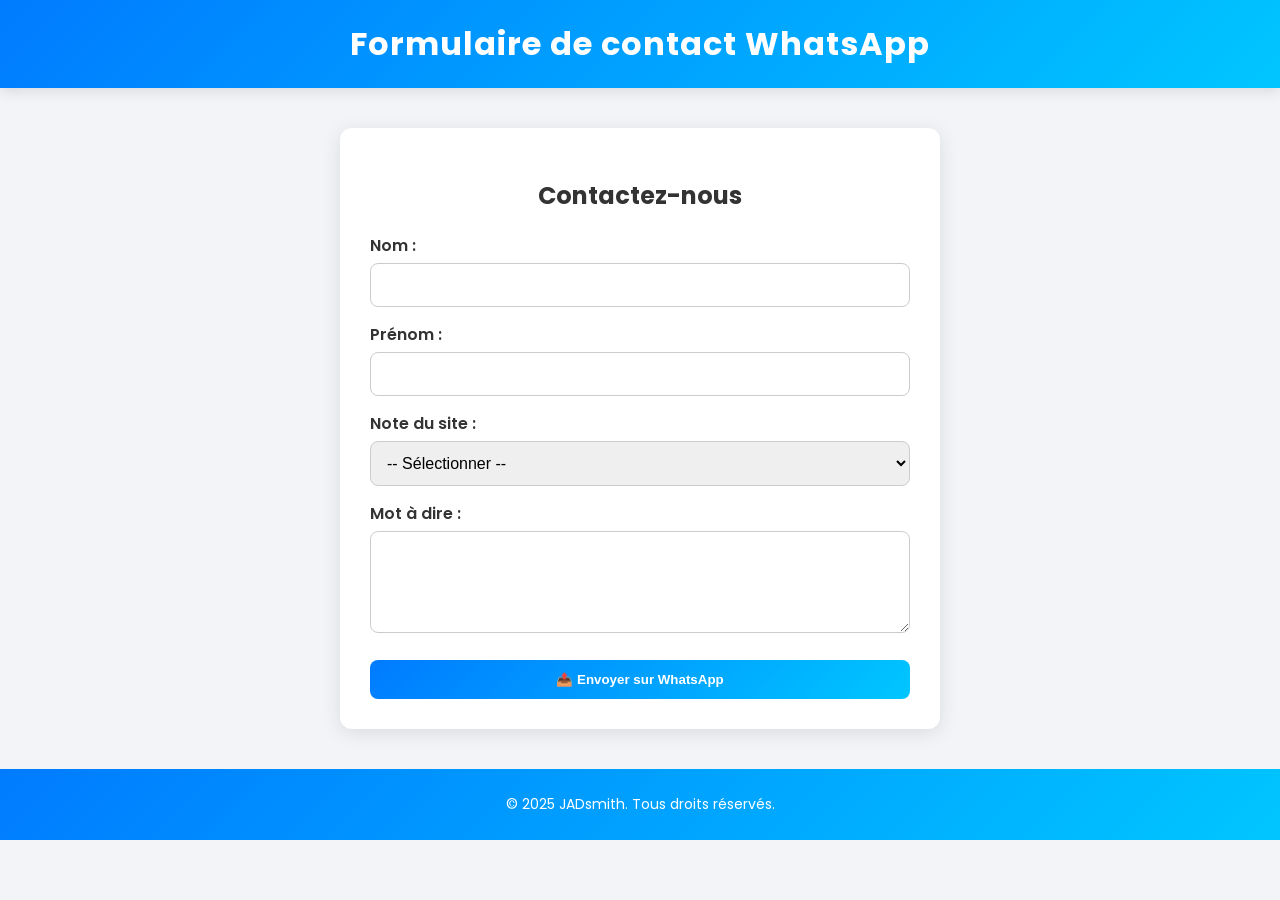
<file: form-whatsapp.html>
<!DOCTYPE html>
<html lang="fr">
<head>
  <meta charset="UTF-8" />
  <meta name="viewport" content="width=device-width, initial-scale=1.0" />
  <title>Contact | WhatsApp Forms</title>
  <link href="https://fonts.googleapis.com/css2?family=Poppins:wght@400;600&display=swap" rel="stylesheet" />
  <link rel="stylesheet" href="https://cdnjs.cloudflare.com/ajax/libs/font-awesome/6.5.0/css/all.min.css" crossorigin="anonymous" referrerpolicy="no-referrer" />
  <link rel="shortcut icon" href="/img_head/favicon/favicon.ico" type="image/x-icon">
  <style>
    * {
      box-sizing: border-box;
    }
    body {
      font-family: 'Poppins', sans-serif;
      margin: 0;
      padding: 0;
      background: #f2f4f8;
      color: #333;
    }
    header {
      background: linear-gradient(135deg, #007bff, #00c6ff);
      color: white;
      padding: 20px 40px;
      text-align: center;
      position: relative;
      box-shadow: 0 4px 12px rgba(0, 0, 0, 0.1);
    }
    header h1 {
      margin: 0;
      font-size: 2rem;
      letter-spacing: 1px;
    }
    
    main {
      max-width: 600px;
      margin: 40px auto;
      background: white;
      padding: 30px;
      border-radius: 12px;
      box-shadow: 0 4px 20px rgba(0,0,0,0.1);
    }
    h2 {
      text-align: center;
      margin-bottom: 20px;
    }
    label {
      display: block;
      margin-top: 15px;
      font-weight: 600;
    }
    input, select, textarea {
      width: 100%;
      padding: 12px;
      margin-top: 5px;
      border-radius: 8px;
      border: 1px solid #ccc;
      font-size: 16px;
    }
    textarea {
      resize: vertical;
    }
    .btn {
      background: linear-gradient(135deg, #007bff, #00c6ff);
      color: white;
      border: none;
      padding: 12px;
      width: 100%;
      border-radius: 8px;
      cursor: pointer;
      font-weight: 600;
      margin-top: 20px;
      transition: background 0.3s ease;
    }
    .btn:hover {
      background: linear-gradient(135deg, #0056b3, #009be2);
    }
    footer {
      background: linear-gradient(135deg, #007bff, #00c6ff);
      color: white;
      text-align: center;
      padding: 20px 0;
      margin-top: 40px;
    }
    footer p {
      margin: 5px 0;
      font-size: 14px;
    }
  </style>
</head>
<body>

<header>
  <h1>Formulaire de contact WhatsApp</h1>
</header>

<!-- ... le début reste inchangé ... -->

<main>
  <h2>Contactez-nous</h2>

  <!-- Bouton retour vers index.html -->
  <!-- <a href="index.html" class="btn" style="display:block; text-align:center; margin-bottom:20px;">
    ⬅️ Retour au menu
  </a> -->

  <form id="contactForm">
    <label for="nom">Nom :</label>
    <input type="text" id="nom" name="nom" required>

    <label for="prenom">Prénom :</label>
    <input type="text" id="prenom" name="prenom" required>

    <label for="note">Note du site :</label>
    <select id="note" name="note" required>
      <option value="">-- Sélectionner --</option>
      <option value="Excellent">Excellent</option>
      <option value="Très bon">Très bon</option>
      <option value="Bon">Bon</option>
      <option value="Moyen">Moyen</option>
      <option value="À améliorer">À améliorer</option>
    </select>

    <label for="message">Mot à dire :</label>
    <textarea id="message" name="message" rows="4" required></textarea>

    <button type="button" class="btn" onclick="envoyerMessage()">📤 Envoyer sur WhatsApp</button>
  </form>
</main>

<footer>
  <p>&copy; 2025 JADsmith. Tous droits réservés.</p>
</footer>

<script>
  function envoyerMessage() {
    const nom = document.getElementById("nom").value.trim();
    const prenom = document.getElementById("prenom").value.trim();
    const note = document.getElementById("note").value;
    const message = document.getElementById("message").value.trim();

    if (!nom || !prenom || !note || !message) {
      alert("Veuillez remplir tous les champs !");
      return;
    }

    const texte = `Bonjour JADsmith ! 👋\n\n🧑 Nom : ${nom}\n👤 Prénom : ${prenom}\n⭐ Note du site : ${note}\n📝 Mot à dire : ${message}`;
    const lienWhatsApp = `https://wa.me/2250595762779?text=${encodeURIComponent(texte)}`;
    window.open(lienWhatsApp, "_blank");
  }
</script>
</file>
<file: styles.css>
:root {
    --primary-color: #3498db;
    --secondary-color: #2c3e50;
    --info-color: #17a2b8;
    --warning-color: #ffc107;
    --success-color: #28a745;
    --light-color: #f8f9fa;
    --dark-color: #343a40;
    --body-font: 'Segoe UI', Tahoma, Geneva, Verdana, sans-serif;
}

.visually-hidden {
  position: absolute !important;
  height: 1px; width: 1px;
  overflow: hidden;
  clip: rect(1px, 1px, 1px, 1px);
  white-space: nowrap;
}

/* Base Styles */
body {
    font-family: var(--body-font);
    line-height: 1.6;
    color: #333;
    padding-top: 56px;
    background-color: #f5f5f5;
}

h1, h2, h3, h4, h5, h6 {
    font-weight: 700;
    color: var(--secondary-color);
}
.ProP{
    font-weight: 700;
    color: var(--primary-color);
    text-decoration: underline;
    text-transform: uppercase;
    font-size: 1.5rem;
    font-family: var(--body-font);
}

/* Effet de survol */
.hover-effect {
  transition: transform 0.3s ease, box-shadow 0.3s ease;
}
.hover-effect:hover {
  transform: translateY(-5px);
  box-shadow: 0 10px 20px rgba(0,0,0,0.1) !important;
}

/* Style des badges */
.badge {
  font-size: 0.9rem;
  font-weight: 500;
  transition: all 0.2s ease;
}
.badge:hover {
  transform: scale(1.05);
}

/*bienvenue*/
#welcome-message {
  position: fixed;
  bottom: 300px;
  left: 50%;
  transform: translateX(-50%);
  background-color: #007bff;
  color: white;
  padding: 12px 24px;
  border-radius: 8px;
  font-weight: bold;
  opacity: 0;
  transition: opacity 2.5s ease;
  z-index: 9998;
}

/* chargement */

#preloader-text {
  position: fixed;
  top: 0;
  left: 0;
  width: 100%;
  height: 100%;
  background-color: var(--primary-color);
  color: #007bff;
  display: flex;
  align-items: center;
  justify-content: center;  
  z-index: 9999;
  font-family: 'Poppins', sans-serif;
  font-size: 2rem;
  font-weight: bold;
  animation: fadeOut 1s ease 3.2s forwards;
}


@keyframes fadeOut {
  to {
    opacity: 0;
    visibility: hidden;
  }
}

/* telegram */
.UserTelegram{
    font-weight: 800;
    color: rgb(40, 238, 53);
    text-decoration: underline;
    font-size: 1.5rem;
    font-family: var(--body-font);
}
/* .tutoTelegram{
    font-weight: 600;
    color: blue;
    text-decoration: none;
    font-size: 1rem;
    text-decoration: underline;
} */
a {
    text-decoration: none;
    color: var(--primary-color);
    transition: all 0.3s ease;
}

a:hover {
    color: #2980b9;
}
.container .titre2{
    color:red;
}
/* Header & Hero */
.hero-section {
    padding: 100px 0;
    background: linear-gradient(135deg, #3498db, #2c3e50);
    position: relative;
    overflow: hidden;
}
.img-heroz{
    width: 370px;
    border-radius: 300px;
    /* https://smoothshadows.com/#djEsMSw0LDAuNjEsMTA3LDY1LDY5LCMwMzA3MTIsI2YzZjRmNiwjZmZmZmZmLDI%3D */
box-shadow: 4px 4px 7px rgba(3, 7, 18, 0.15),
  17px 16px 27px rgba(3, 7, 18, 0.30),
  39px 37px 60px rgba(3, 7, 18, 0.46),
  69px 65px 107px rgba(3, 7, 18, 0.61);

}
.hero-section::before {
    content: '';
    position: absolute;
    top: 0;
    left: 0;
    width: 100%;
    height: 100%;
    background: url('HeroB.png') repeat;
    opacity: 0.1;
    z-index: 0;
}

.hero-section .container {
    position: relative;
    z-index: 1;
}

/* Navigation */
.navbar {
    box-shadow: 0 2px 10px rgba(0, 0, 0, 0.1);
}

.navbar-brand {
    font-weight: 700;
    font-size: 1.5rem;
}

.nav-link {
    font-weight: 500;
    padding: 0.5rem 1rem;
}

/* Cards */
.card {
    border: none;
    border-radius: 10px;
    box-shadow: 0 4px 6px rgba(0, 0, 0, 0.1);
    transition: all 0.3s ease;
    margin-bottom: 20px;
    overflow: hidden;
}

.card:hover {
    transform: translateY(-5px);
    box-shadow: 0 10px 20px rgba(0, 0, 0, 0.15);
}

.card-header {
    font-weight: 600;
    border-bottom: none;
}

.level-card {
    cursor: pointer;
}

.level-card:hover {
    box-shadow: 0 5px 15px rgba(0, 0, 0, 0.2);
}

/* Section Styles */
.section-card {
    background-color: white;
    padding: 30px;
    border-radius: 10px;
    box-shadow: 0 2px 15px rgba(0, 0, 0, 0.05);
    margin-bottom: 30px;
}

.section-header {
    padding-bottom: 15px;
    border-bottom: 2px solid #eee;
}

/* Lists */
.fa-ul {
    margin-left: 2em;
}

.fa-li {
    left: -2em;
    width: 2em;
    top: 0.25em;
}

/* Badges */
.badge {
    font-weight: 500;
    padding: 0.35em 0.65em;
}

/* Back to Top Button */
.back-to-top {
    position: fixed;
    bottom: 20px;
    right: 20px;
    width: 50px;
    height: 50px;
    border-radius: 50%;
    display: flex;
    align-items: center;
    justify-content: center;
    opacity: 0;
    visibility: hidden;
    transition: all 0.3s ease;
    z-index: 999;
}

.back-to-top.show {
    opacity: 1;
    visibility: visible;
}

.telegram-link {
    display: inline-flex;
    align-items: center;
    gap: 10px;
    padding: 12px 20px;
    background-color: #229ED9;
    color: white;
    font-weight: 600;
    text-decoration: none;
    border-radius: 8px;
    font-size: 16px;
    box-shadow: 0 4px 10px rgba(34, 158, 217, 0.3);
    transition: background-color 0.3s ease, transform 0.2s ease;
    margin-top: 10px;
  }

  .telegram-link:hover {
    background-color: #1c8dc9;
    transform: translateY(-2px);
  }

  .telegram-icon {
    width: 24px;
    height: 24px;
  }

  @media (max-width: 480px) {
    .telegram-link {
      font-size: 14px;
      padding: 10px 16px;
    }

    .telegram-icon {
      width: 20px;
      height: 20px;
    }
  }

/* Footer */
footer {
    background: linear-gradient(135deg, var(--secondary-color), #1a252f);
}

footer h5 {
    color: white;
    margin-bottom: 1.5rem;
    font-weight: 600;
}

footer ul li {
    margin-bottom: 0.5rem;
}

footer ul li a {
    color: rgba(255, 255, 255, 0.7);
    transition: all 0.3s ease;
}

footer ul li a:hover {
    color: white;
    padding-left: 5px;
}

.social-icons a {
    display: inline-flex;
    align-items: center;
    justify-content: center;
    width: 40px;
    height: 40px;
    border-radius: 50%;
    background-color: rgba(255, 255, 255, 0.1);
    transition: all 0.3s ease;
}

.social-icons a:hover {
    background-color: var(--primary-color);
    transform: translateY(-3px);
}

/* Form Styles */
.form-control {
    padding: 10px 15px;
    border-radius: 5px;
    border: 1px solid #ddd;
}

.form-control:focus {
    border-color: var(--primary-color);
    box-shadow: 0 0 0 0.25rem rgba(52, 152, 219, 0.25);
}

.btn {
    padding: 10px 20px;
    border-radius: 5px;
    font-weight: 500;
    transition: all 0.3s ease;
}

.btn-primary {
    background-color: var(--primary-color);
    border-color: var(--primary-color);
}

.btn-primary:hover {
    background-color: #2980b9;
    border-color: #2980b9;
    transform: translateY(-2px);
}

.btn-outline-primary {
    color: var(--primary-color);
    border-color: var(--primary-color);
}

.btn-outline-primary:hover {
    background-color: var(--primary-color);
    color: white;
}

/* Responsive Adjustments */
@media (max-width: 768px) {
    body {
        padding-top: 60px;
    }

    .hero-section {
        padding: 60px 0;
        text-align: center;
    }

    .display-4 {
        font-size: 2.5rem;
    }

    .section-card {
        padding: 20px;
    }
}

/* Animation */
@keyframes fadeIn {
    from { opacity: 0; transform: translateY(20px); }
    to { opacity: 1; transform: translateY(0); }
}

.fade-in {
    animation: fadeIn 0.6s ease forwards;
}

/* Dark Mode */
body.dark-mode {
    background-color: #121212;
    color: #e0e0e0;
}

.dark-mode .section-card,
.dark-mode .card {
    background-color: #1e1e1e;
    color: #e0e0e0;
}

.dark-mode .card-header {
    background-color: #2d2d2d !important;
}

.dark-mode .form-control {
    background-color: #2d2d2d;
    border-color: #444;
    color: #e0e0e0;
}

.dark-mode .form-control:focus {
    background-color: #2d2d2d;
    color: #e0e0e0;
}

.dark-mode footer {
    background: linear-gradient(135deg, #1a1a1a, #121212);
}

.dark-mode h1, 
.dark-mode h2, 
.dark-mode h3, 
.dark-mode h4, 
.dark-mode h5, 
.dark-mode h6 {
    color: #f5f5f5;
}

/* Utility Classes */
.mt-6 {
    margin-top: 4rem;
}

.mb-6 {
    margin-bottom: 4rem;
}

.shadow-soft {
    box-shadow: 0 5px 15px rgba(0, 0, 0, 0.05);
}

.text-primary {
    color: var(--primary-color) !important;
}

.bg-primary {
    background-color: var(--primary-color) !important;
}

.bg-info {
    background-color: var(--info-color) !important;
}

.bg-warning {
    background-color: var(--warning-color) !important;
}

.bg-success {
    background-color: var(--success-color) !important;
}
</file>
